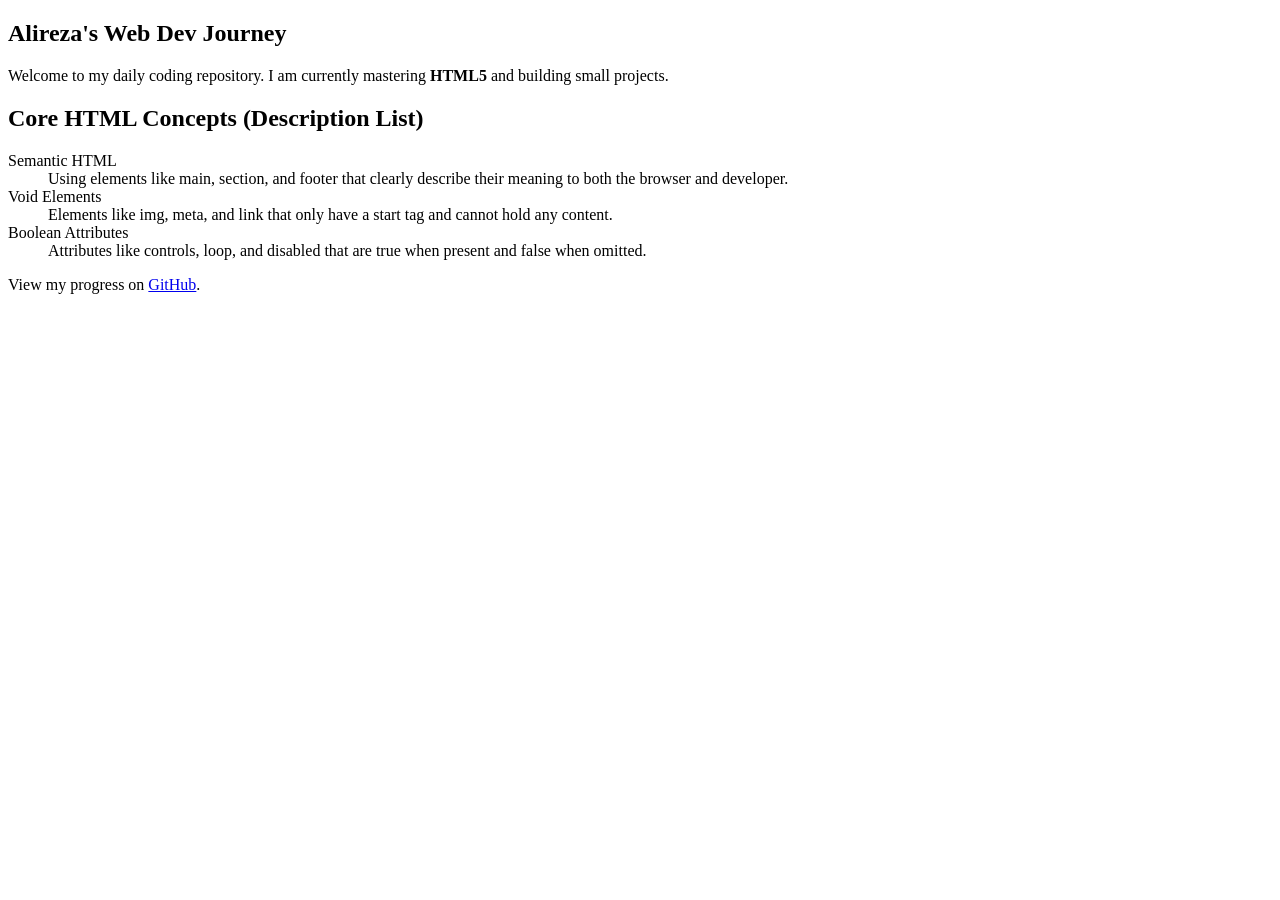
<file: 01-html-review/index.html>
<!DOCTYPE html>
<html lang="en">
  <head>
    <meta charset="UTF-8" />
    <meta name="viewport" content="width=device-width, initial-scale=1.0" />
    <meta name="description" content="My first HTML mini-project and tag reference" />
    <title>HTML Mini-Dictionary & Profile</title>
  </head>
  <body>
    <main>
      <section id="about-me">
        <h1>Alireza's Web Dev Journey</h1>
        <p>Welcome to my daily coding repository. I am currently mastering <strong>HTML5</strong> and building small projects.</p>
      </section>

      <section id="html-glossary">
        <h2>Core HTML Concepts (Description List)</h2>
        <dl>
          <dt>Semantic HTML</dt>
          <dd>Using elements like main, section, and footer that clearly describe their meaning to both the browser and developer.</dd>

          <dt>Void Elements</dt>
          <dd>Elements like img, meta, and link that only have a start tag and cannot hold any content.</dd>

          <dt>Boolean Attributes</dt>
          <dd>Attributes like controls, loop, and disabled that are true when present and false when omitted.</dd>
        </dl>
      </section>
    </main>

    <footer>
      <p>View my progress on <a href="https://github.com/alirezabaghbanicode" target="_blank">GitHub</a>.</p>
    </footer>
  </body>
</html>
</file>
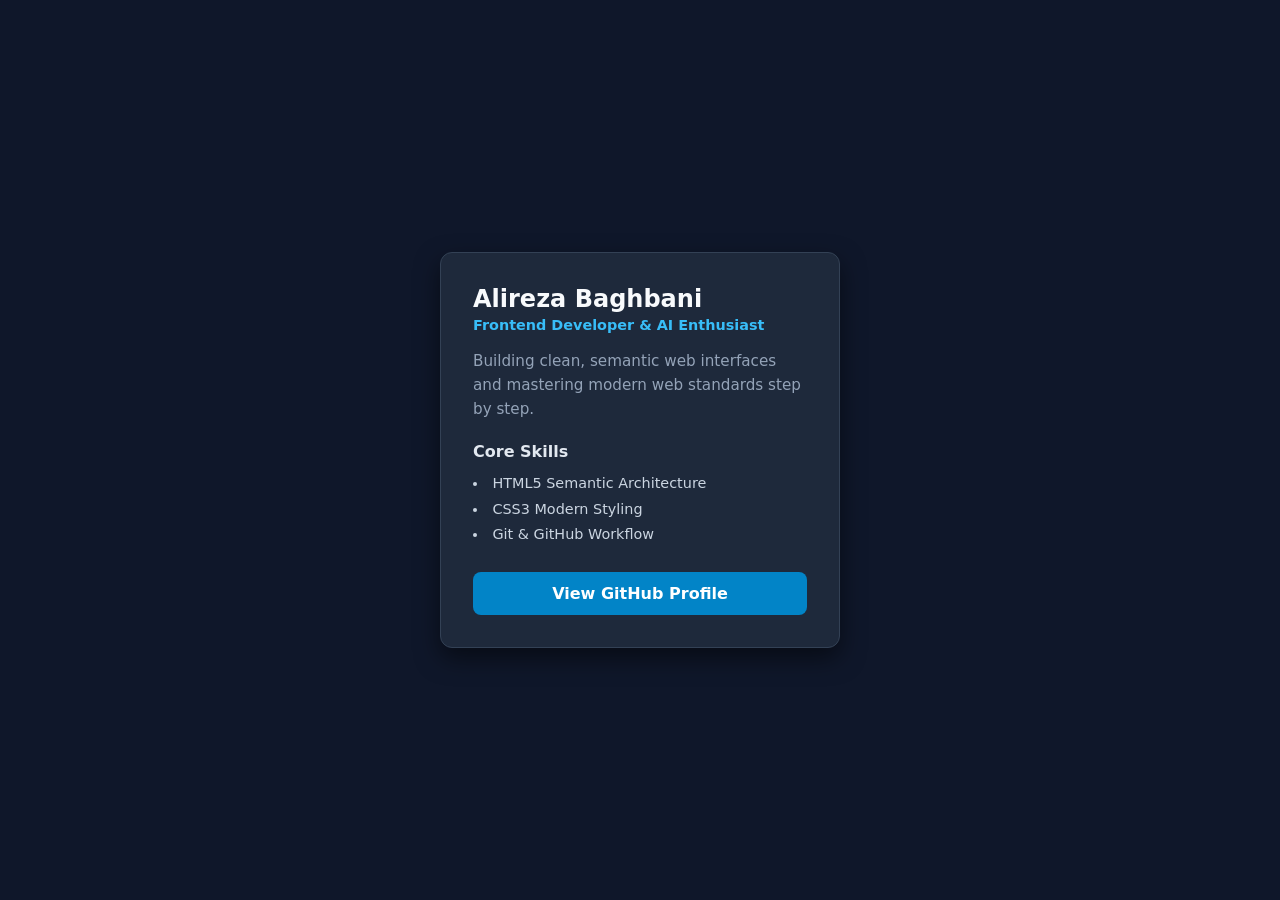
<file: 02-profile-card/index.html>
<!DOCTYPE html>
<html lang="en">
  <head>
    <meta charset="UTF-8" />
    <meta name="viewport" content="width=device-width, initial-scale=1.0" />
    <meta name="description" content="Developer Profile Card built with semantic HTML and CSS" />
    <title>Developer Profile Card</title>
    <link rel="stylesheet" href="./styles.css" />
  </head>
  <body>
    <main>
      <section class="card" id="dev-card">
        <h1>Alireza Baghbani</h1>
        <p class="role">Frontend Developer & AI Enthusiast</p>
        <p class="bio">Building clean, semantic web interfaces and mastering modern web standards step by step.</p>
        
        <h2>Core Skills</h2>
        <ul class="skills-list">
          <li>HTML5 Semantic Architecture</li>
          <li>CSS3 Modern Styling</li>
          <li>Git & GitHub Workflow</li>
        </ul>

        <a href="https://github.com/alirezabaghbanicode" target="_blank" class="btn">View GitHub Profile</a>
      </section>
    </main>
  </body>
</html>
</file>
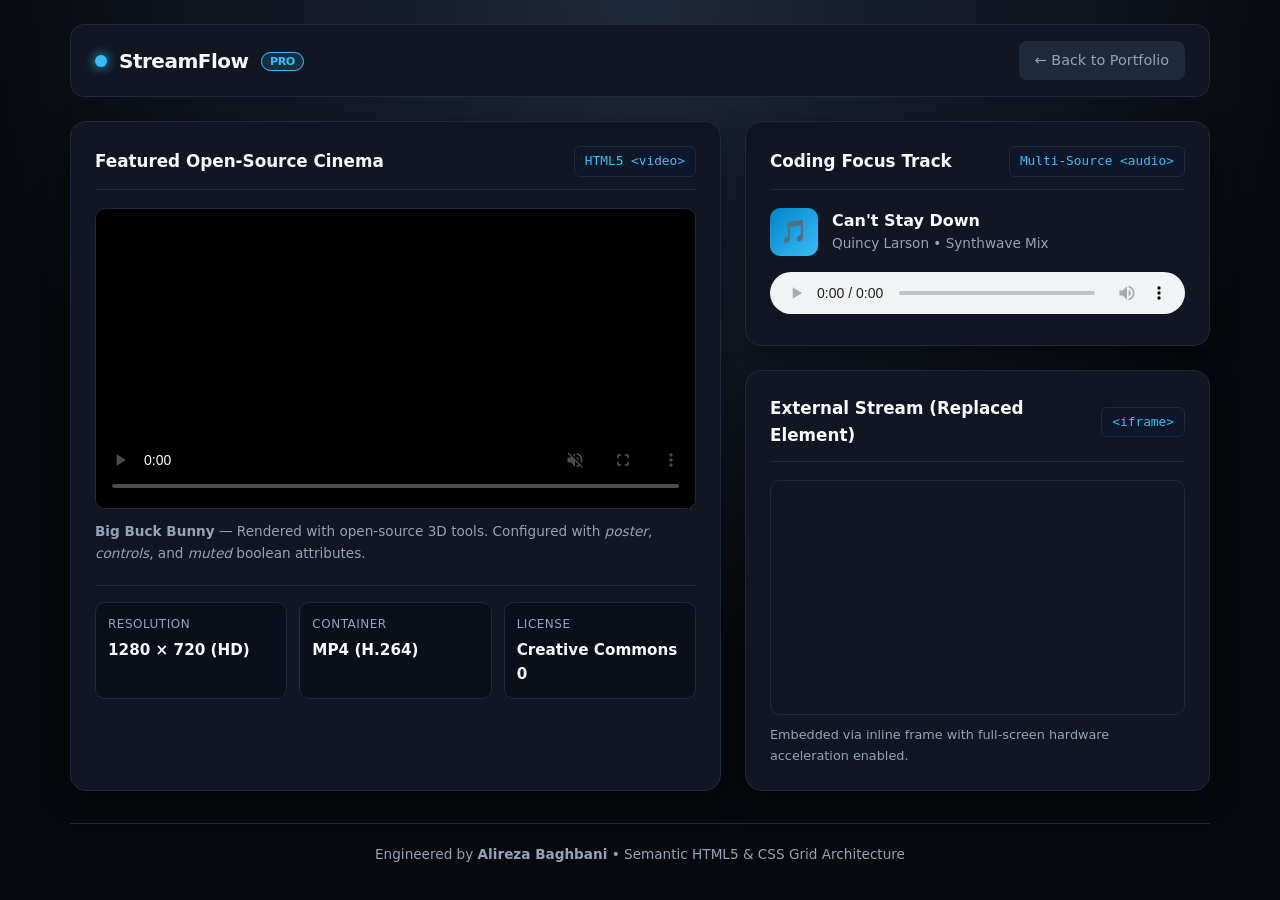
<file: 03-media-studio/index.html>
<!DOCTYPE html>
<html lang="en">
  <head>
    <meta charset="UTF-8" />
    <meta name="viewport" content="width=device-width, initial-scale=1.0" />
    <meta name="description" content="Professional HTML5 Media Studio Dashboard featuring audio, video, and iframe embeds" />
    <meta property="og:title" content="StreamFlow - Media Studio Dashboard" />
    <meta property="og:type" content="website" />
    <title>StreamFlow | Pro Media Studio</title>
    <link rel="stylesheet" href="./styles.css" />
  </head>
  <body>
    <div class="app-layout">
      <!-- Top Navigation Bar -->
      <header class="topbar">
        <div class="brand">
          <span class="logo-dot"></span>
          <h1>StreamFlow <span class="badge">PRO</span></h1>
        </div>
        <a href="../" class="nav-link">&larr; Back to Portfolio</a>
      </header>

      <main class="dashboard-grid">
        <!-- Main Featured Video Section -->
        <section class="panel featured-video" id="cinema-stage">
          <div class="panel-header">
            <h2>Featured Open-Source Cinema</h2>
            <span class="tag">HTML5 &lt;video&gt;</span>
          </div>

          <figure class="media-container">
            <video 
              controls 
              loop 
              muted 
              poster="https://peach.blender.org/wp-content/uploads/title_anouncement.jpg?x11217"
            >
              <source src="https://archive.org/download/BigBuckBunny_124/Content/big_buck_bunny_720p_surround.mp4" type="video/mp4" />
              Your browser does not support the video tag.
            </video>
            <figcaption class="caption">
              <strong>Big Buck Bunny</strong> &mdash; Rendered with open-source 3D tools. Configured with <em>poster</em>, <em>controls</em>, and <em>muted</em> boolean attributes.
            </figcaption>
          </figure>

          <!-- Technical Specs using Description List -->
          <dl class="specs-grid">
            <div class="spec-item">
              <dt>Resolution</dt>
              <dd>1280 &times; 720 (HD)</dd>
            </div>
            <div class="spec-item">
              <dt>Container</dt>
              <dd>MP4 (H.264)</dd>
            </div>
            <div class="spec-item">
              <dt>License</dt>
              <dd>Creative Commons 0</dd>
            </div>
          </dl>
        </section>

        <!-- Sidebar: Audio Track & YouTube Embed -->
        <div class="sidebar-stack">
          <!-- Audio Synth Player -->
          <section class="panel audio-deck" id="audio-player">
            <div class="panel-header">
              <h2>Coding Focus Track</h2>
              <span class="tag">Multi-Source &lt;audio&gt;</span>
            </div>

            <div class="track-info">
              <div class="album-art">🎵</div>
              <div>
                <h3>Can't Stay Down</h3>
                <p>Quincy Larson &bull; Synthwave Mix</p>
              </div>
            </div>

            <audio controls loop>
              <source src="https://cdn.freecodecamp.org/curriculum/js-music-player/can't-stay-down.ogg" type="audio/ogg" />
              <source src="https://cdn.freecodecamp.org/curriculum/js-music-player/can't-stay-down.mp3" type="audio/mpeg" />
            </audio>
          </section>

          <!-- Embedded Course via iframe -->
          <section class="panel embed-deck" id="course-embed">
            <div class="panel-header">
              <h2>External Stream (Replaced Element)</h2>
              <span class="tag">&lt;iframe&gt;</span>
            </div>

            <div class="iframe-wrapper">
              <iframe
                src="https://www.youtube.com/embed/PkZNo7MFNFg"
                title="JavaScript Programming Full Course"
                allow="accelerometer; autoplay; clipboard-write; encrypted-media; gyroscope; picture-in-picture"
                referrerpolicy="strict-origin-when-cross-origin"
                allowfullscreen
              ></iframe>
            </div>
            <p class="embed-note">Embedded via inline frame with full-screen hardware acceleration enabled.</p>
          </section>
        </div>
      </main>

      <footer class=" studio-footer">
        <p>Engineered by <strong>Alireza Baghbani</strong> &bull; Semantic HTML5 &amp; CSS Grid Architecture</p>
      </footer>
    </div>
  </body>
</html>
</file>
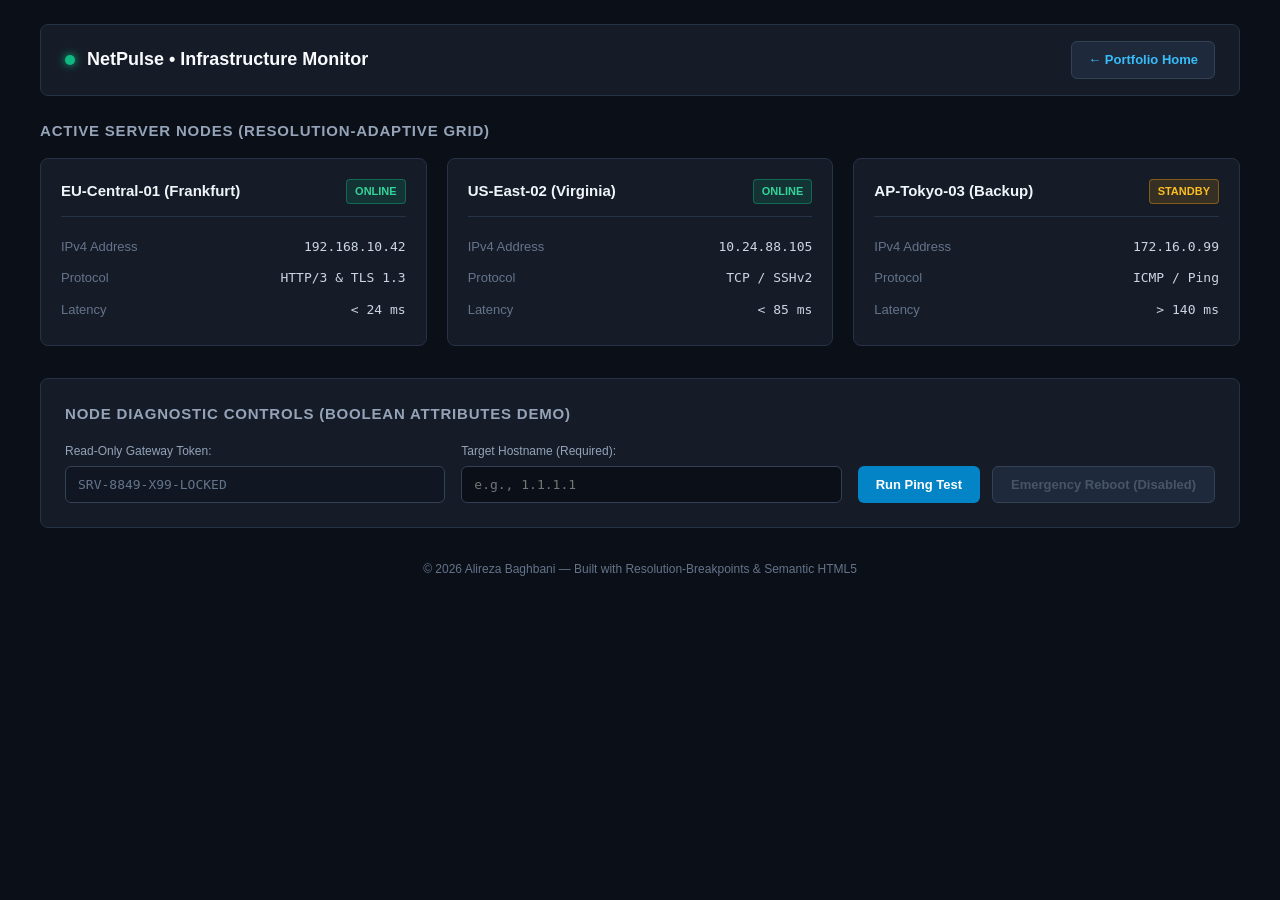
<file: 04-network-monitor/index.html>
<!DOCTYPE html>
<html lang="en">
  <head>
    <meta charset="UTF-8" />
    <meta name="viewport" content="width=device-width, initial-scale=1.0" />
    <meta name="description" content="Responsive Network & Server Status Monitor built with HTML5 and Fluid CSS Grid" />
    <title>NetPulse | Server & Network Monitor</title>
    <link rel="stylesheet" href="./styles.css" />
  </head>
  <body>
    <div class="viewport-wrapper">
      <!-- Top Header -->
      <header class="sys-header" id="top-bar">
        <div class="sys-title">
          <span class="status-indicator"></span>
          <h1>NetPulse &bull; Infrastructure Monitor</h1>
        </div>
        <a href="../" class="btn-return">&larr; Portfolio Home</a>
      </header>

      <main class="main-content">
        <!-- Responsive Server Nodes Grid (Changes columns based on resolution) -->
        <section aria-labelledby="nodes-heading">
          <h2 id="nodes-heading" class="section-title">Active Server Nodes (Resolution-Adaptive Grid)</h2>
          
          <div class="nodes-grid">
            <!-- Node 1 -->
            <div class="node-card" id="node-eu-01">
              <div class="node-header">
                <h3>EU-Central-01 (Frankfurt)</h3>
                <span class="badge online">ONLINE</span>
              </div>
              <dl class="node-metrics">
                <div class="metric-row">
                  <dt>IPv4 Address</dt>
                  <dd>192.168.10.42</dd>
                </div>
                <div class="metric-row">
                  <dt>Protocol</dt>
                  <dd>HTTP/3 &amp; TLS 1.3</dd>
                </div>
                <div class="metric-row">
                  <dt>Latency</dt>
                  <dd>&lt; 24 ms</dd>
                </div>
              </dl>
            </div>

            <!-- Node 2 -->
            <div class="node-card" id="node-us-02">
              <div class="node-header">
                <h3>US-East-02 (Virginia)</h3>
                <span class="badge online">ONLINE</span>
              </div>
              <dl class="node-metrics">
                <div class="metric-row">
                  <dt>IPv4 Address</dt>
                  <dd>10.24.88.105</dd>
                </div>
                <div class="metric-row">
                  <dt>Protocol</dt>
                  <dd>TCP / SSHv2</dd>
                </div>
                <div class="metric-row">
                  <dt>Latency</dt>
                  <dd>&lt; 85 ms</dd>
                </div>
              </dl>
            </div>

            <!-- Node 3 -->
            <div class="node-card" id="node-ap-03">
              <div class="node-header">
                <h3>AP-Tokyo-03 (Backup)</h3>
                <span class="badge standby">STANDBY</span>
              </div>
              <dl class="node-metrics">
                <div class="metric-row">
                  <dt>IPv4 Address</dt>
                  <dd>172.16.0.99</dd>
                </div>
                <div class="metric-row">
                  <dt>Protocol</dt>
                  <dd>ICMP / Ping</dd>
                </div>
                <div class="metric-row">
                  <dt>Latency</dt>
                  <dd>&gt; 140 ms</dd>
                </div>
              </dl>
            </div>
          </div>
        </section>

        <!-- Control Panel demonstrating Boolean Attributes -->
        <section class="control-panel" id="terminal-controls">
          <h2 class="section-title">Node Diagnostic Controls (Boolean Attributes Demo)</h2>
          <div class="controls-grid">
            <div class="control-group">
              <label for="server-key">Read-Only Gateway Token:</label>
              <input type="text" id="server-key" value="SRV-8849-X99-LOCKED" readonly />
            </div>

            <div class="control-group">
              <label for="ping-target">Target Hostname (Required):</label>
              <input type="text" id="ping-target" placeholder="e.g., 1.1.1.1" required />
            </div>

            <div class="button-group">
              <button type="button" class="btn-action">Run Ping Test</button>
              <button type="button" class="btn-danger" disabled>Emergency Reboot (Disabled)</button>
            </div>
          </div>
        </section>
      </main>

      <footer class="sys-footer">
        <p>&copy; 2026 Alireza Baghbani &mdash; Built with Resolution-Breakpoints &amp; Semantic HTML5</p>
      </footer>
    </div>
  </body>
</html>
</file>
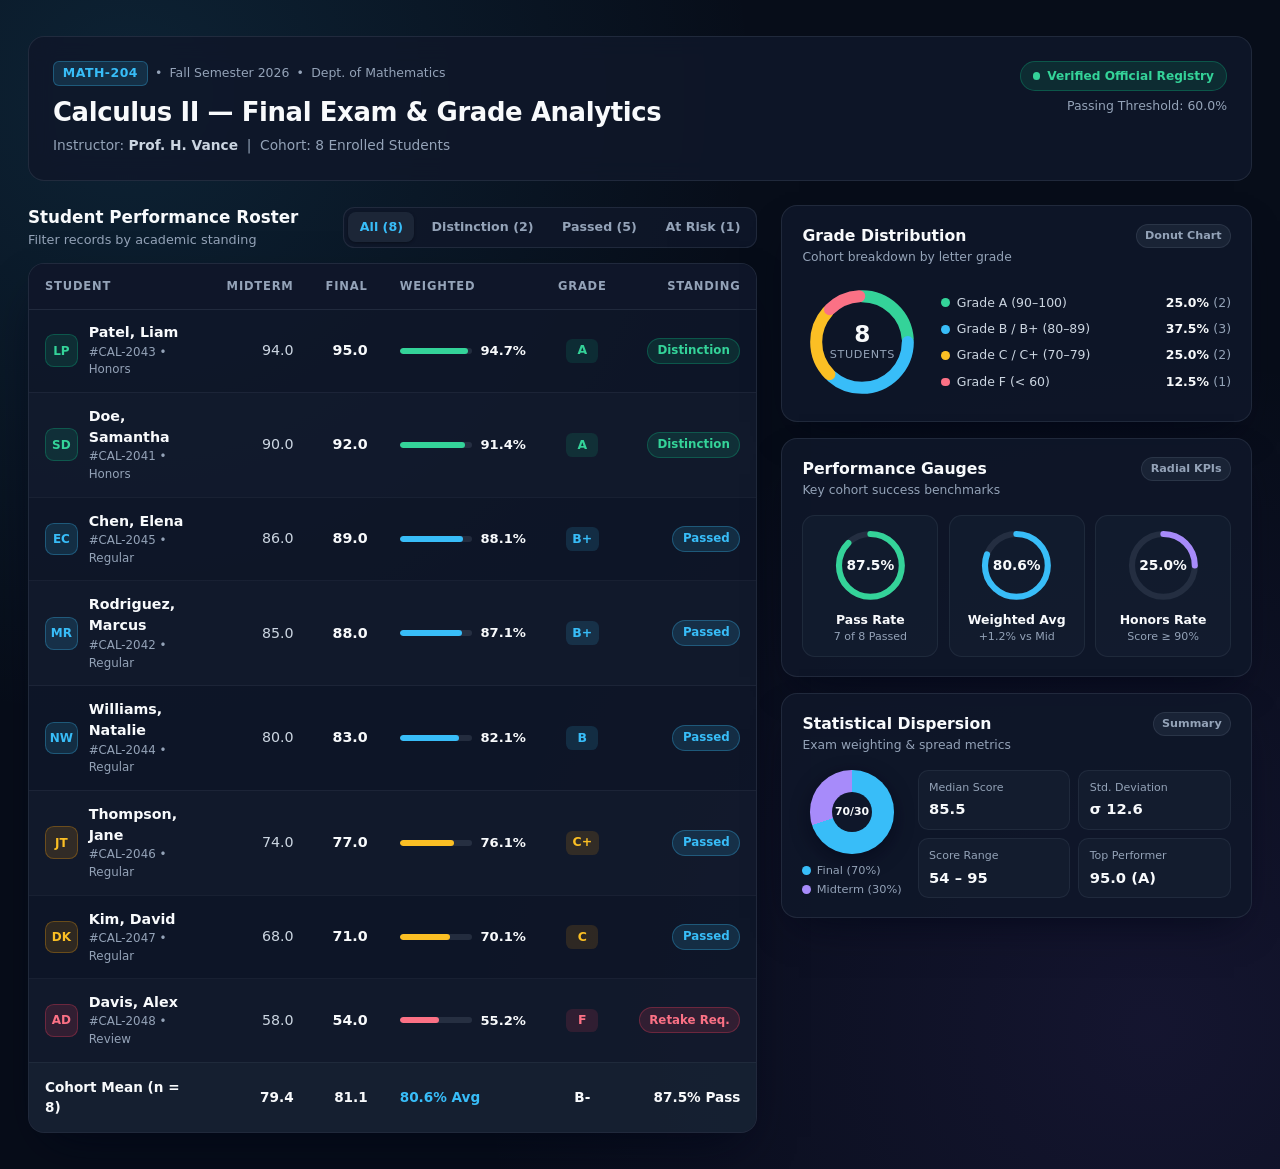
<file: 08-grade-analytics/index.html>
<!doctype html>
<html lang="en">
  <head>
    <meta charset="UTF-8" />
    <meta name="viewport" content="width=device-width, initial-scale=1.0" />
    <title>MATH-204 | Calculus II Final Exam Analytics</title>
    <link rel="stylesheet" href="styles.css" />
  </head>
  <body>
    <main class="dashboard">
      <!-- Top Institutional Report Header -->
      <header class="report-header animate-in" style="--delay: 0ms">
        <div class="header-main">
          <div class="course-meta">
            <span class="course-code">MATH-204</span>
            <span class="meta-dot">•</span>
            <span>Fall Semester 2026</span>
            <span class="meta-dot">•</span>
            <span>Dept. of Mathematics</span>
          </div>
          <h1>Calculus II — Final Exam &amp; Grade Analytics</h1>
          <p class="subtitle">
            Instructor: <strong>Prof. H. Vance</strong> &nbsp;|&nbsp; Cohort: 8
            Enrolled Students
          </p>
        </div>
        <div class="header-status">
          <span class="status-pill">
            <span class="pulse-dot" aria-hidden="true"></span>
            Verified Official Registry
          </span>
          <span class="updated-time">Passing Threshold: 60.0%</span>
        </div>
      </header>

      <!-- Main Two-Column Workspace: Left = Data Table, Right = Circular Analytics -->
      <div class="workspace-grid">
        <!-- LEFT COLUMN: Filterable Student Roster -->
        <section
          class="roster-column animate-in"
          style="--delay: 90ms"
          aria-label="Student Grade Roster"
        >
          <input
            type="radio"
            name="roster-filter"
            id="filter-all"
            class="sr-only"
            checked
          />
          <input
            type="radio"
            name="roster-filter"
            id="filter-distinction"
            class="sr-only"
          />
          <input
            type="radio"
            name="roster-filter"
            id="filter-passed"
            class="sr-only"
          />
          <input
            type="radio"
            name="roster-filter"
            id="filter-risk"
            class="sr-only"
          />

          <div class="toolbar">
            <div class="toolbar-title">
              <h2>Student Performance Roster</h2>
              <p>Filter records by academic standing</p>
            </div>

            <div class="filter-tabs" role="group" aria-label="Filter students">
              <label for="filter-all">All (8)</label>
              <label for="filter-distinction">Distinction (2)</label>
              <label for="filter-passed">Passed (5)</label>
              <label for="filter-risk">At Risk (1)</label>
            </div>
          </div>

          <div class="table-card">
            <div class="table-scroll">
              <table>
                <thead>
                  <tr>
                    <th scope="col">Student</th>
                    <th scope="col" class="num">Midterm</th>
                    <th scope="col" class="num">Final</th>
                    <th scope="col">Weighted</th>
                    <th scope="col" class="center">Grade</th>
                    <th scope="col" class="right">Standing</th>
                  </tr>
                </thead>
                <tbody>
                  <tr data-standing="distinction">
                    <td>
                      <div class="student-cell">
                        <span class="avatar avatar-emerald" aria-hidden="true"
                          >LP</span
                        >
                        <div>
                          <div class="student-name">Patel, Liam</div>
                          <div class="student-id">#CAL-2043 • Honors</div>
                        </div>
                      </div>
                    </td>
                    <td class="num">94.0</td>
                    <td class="num strong-num">95.0</td>
                    <td>
                      <div class="progress-wrap">
                        <div class="progress-track" aria-hidden="true">
                          <span
                            class="progress-fill fill-emerald"
                            style="--score: 94.7%"
                          ></span>
                        </div>
                        <span class="progress-val">94.7%</span>
                      </div>
                    </td>
                    <td class="center">
                      <span class="letter-badge letter-a">A</span>
                    </td>
                    <td class="right">
                      <span class="standing-pill standing-distinction"
                        >Distinction</span
                      >
                    </td>
                  </tr>

                  <tr data-standing="distinction">
                    <td>
                      <div class="student-cell">
                        <span class="avatar avatar-emerald" aria-hidden="true"
                          >SD</span
                        >
                        <div>
                          <div class="student-name">Doe, Samantha</div>
                          <div class="student-id">#CAL-2041 • Honors</div>
                        </div>
                      </div>
                    </td>
                    <td class="num">90.0</td>
                    <td class="num strong-num">92.0</td>
                    <td>
                      <div class="progress-wrap">
                        <div class="progress-track" aria-hidden="true">
                          <span
                            class="progress-fill fill-emerald"
                            style="--score: 91.4%"
                          ></span>
                        </div>
                        <span class="progress-val">91.4%</span>
                      </div>
                    </td>
                    <td class="center">
                      <span class="letter-badge letter-a">A</span>
                    </td>
                    <td class="right">
                      <span class="standing-pill standing-distinction"
                        >Distinction</span
                      >
                    </td>
                  </tr>

                  <tr data-standing="passed">
                    <td>
                      <div class="student-cell">
                        <span class="avatar avatar-sky" aria-hidden="true"
                          >EC</span
                        >
                        <div>
                          <div class="student-name">Chen, Elena</div>
                          <div class="student-id">#CAL-2045 • Regular</div>
                        </div>
                      </div>
                    </td>
                    <td class="num">86.0</td>
                    <td class="num strong-num">89.0</td>
                    <td>
                      <div class="progress-wrap">
                        <div class="progress-track" aria-hidden="true">
                          <span
                            class="progress-fill fill-sky"
                            style="--score: 88.1%"
                          ></span>
                        </div>
                        <span class="progress-val">88.1%</span>
                      </div>
                    </td>
                    <td class="center">
                      <span class="letter-badge letter-b">B+</span>
                    </td>
                    <td class="right">
                      <span class="standing-pill standing-passed">Passed</span>
                    </td>
                  </tr>

                  <tr data-standing="passed">
                    <td>
                      <div class="student-cell">
                        <span class="avatar avatar-sky" aria-hidden="true"
                          >MR</span
                        >
                        <div>
                          <div class="student-name">Rodriguez, Marcus</div>
                          <div class="student-id">#CAL-2042 • Regular</div>
                        </div>
                      </div>
                    </td>
                    <td class="num">85.0</td>
                    <td class="num strong-num">88.0</td>
                    <td>
                      <div class="progress-wrap">
                        <div class="progress-track" aria-hidden="true">
                          <span
                            class="progress-fill fill-sky"
                            style="--score: 87.1%"
                          ></span>
                        </div>
                        <span class="progress-val">87.1%</span>
                      </div>
                    </td>
                    <td class="center">
                      <span class="letter-badge letter-b">B+</span>
                    </td>
                    <td class="right">
                      <span class="standing-pill standing-passed">Passed</span>
                    </td>
                  </tr>

                  <tr data-standing="passed">
                    <td>
                      <div class="student-cell">
                        <span class="avatar avatar-sky" aria-hidden="true"
                          >NW</span
                        >
                        <div>
                          <div class="student-name">Williams, Natalie</div>
                          <div class="student-id">#CAL-2044 • Regular</div>
                        </div>
                      </div>
                    </td>
                    <td class="num">80.0</td>
                    <td class="num strong-num">83.0</td>
                    <td>
                      <div class="progress-wrap">
                        <div class="progress-track" aria-hidden="true">
                          <span
                            class="progress-fill fill-sky"
                            style="--score: 82.1%"
                          ></span>
                        </div>
                        <span class="progress-val">82.1%</span>
                      </div>
                    </td>
                    <td class="center">
                      <span class="letter-badge letter-b">B</span>
                    </td>
                    <td class="right">
                      <span class="standing-pill standing-passed">Passed</span>
                    </td>
                  </tr>

                  <tr data-standing="passed">
                    <td>
                      <div class="student-cell">
                        <span class="avatar avatar-amber" aria-hidden="true"
                          >JT</span
                        >
                        <div>
                          <div class="student-name">Thompson, Jane</div>
                          <div class="student-id">#CAL-2046 • Regular</div>
                        </div>
                      </div>
                    </td>
                    <td class="num">74.0</td>
                    <td class="num strong-num">77.0</td>
                    <td>
                      <div class="progress-wrap">
                        <div class="progress-track" aria-hidden="true">
                          <span
                            class="progress-fill fill-amber"
                            style="--score: 76.1%"
                          ></span>
                        </div>
                        <span class="progress-val">76.1%</span>
                      </div>
                    </td>
                    <td class="center">
                      <span class="letter-badge letter-c">C+</span>
                    </td>
                    <td class="right">
                      <span class="standing-pill standing-passed">Passed</span>
                    </td>
                  </tr>

                  <tr data-standing="passed">
                    <td>
                      <div class="student-cell">
                        <span class="avatar avatar-amber" aria-hidden="true"
                          >DK</span
                        >
                        <div>
                          <div class="student-name">Kim, David</div>
                          <div class="student-id">#CAL-2047 • Regular</div>
                        </div>
                      </div>
                    </td>
                    <td class="num">68.0</td>
                    <td class="num strong-num">71.0</td>
                    <td>
                      <div class="progress-wrap">
                        <div class="progress-track" aria-hidden="true">
                          <span
                            class="progress-fill fill-amber"
                            style="--score: 70.1%"
                          ></span>
                        </div>
                        <span class="progress-val">70.1%</span>
                      </div>
                    </td>
                    <td class="center">
                      <span class="letter-badge letter-c">C</span>
                    </td>
                    <td class="right">
                      <span class="standing-pill standing-passed">Passed</span>
                    </td>
                  </tr>

                  <tr data-standing="risk">
                    <td>
                      <div class="student-cell">
                        <span class="avatar avatar-rose" aria-hidden="true"
                          >AD</span
                        >
                        <div>
                          <div class="student-name">Davis, Alex</div>
                          <div class="student-id">#CAL-2048 • Review</div>
                        </div>
                      </div>
                    </td>
                    <td class="num">58.0</td>
                    <td class="num strong-num">54.0</td>
                    <td>
                      <div class="progress-wrap">
                        <div class="progress-track" aria-hidden="true">
                          <span
                            class="progress-fill fill-rose"
                            style="--score: 55.2%"
                          ></span>
                        </div>
                        <span class="progress-val">55.2%</span>
                      </div>
                    </td>
                    <td class="center">
                      <span class="letter-badge letter-f">F</span>
                    </td>
                    <td class="right">
                      <span class="standing-pill standing-risk"
                        >Retake Req.</span
                      >
                    </td>
                  </tr>
                </tbody>
                <tfoot>
                  <tr>
                    <th scope="row">Cohort Mean (n = 8)</th>
                    <td class="num">79.4</td>
                    <td class="num">81.1</td>
                    <td>
                      <span class="foot-highlight">80.6% Avg</span>
                    </td>
                    <td class="center">B-</td>
                    <td class="right">87.5% Pass</td>
                  </tr>
                </tfoot>
              </table>
            </div>
          </div>
        </section>

        <!-- RIGHT COLUMN: Circular Analytics & Statistical Panel -->
        <aside
          class="analytics-sidebar"
          aria-label="Circular Statistical Overview"
        >
          <!-- 1. Multi-Segment Animated Donut Chart -->
          <section class="panel-card animate-in" style="--delay: 160ms">
            <div class="panel-head">
              <div>
                <h2>Grade Distribution</h2>
                <p>Cohort breakdown by letter grade</p>
              </div>
              <span class="panel-badge">Donut Chart</span>
            </div>

            <div class="donut-layout">
              <div class="donut-box">
                <svg
                  class="donut-svg"
                  viewBox="0 0 110 110"
                  role="img"
                  aria-label="Donut chart: 25% Grade A, 37.5% Grade B, 25% Grade C, 12.5% Grade F"
                >
                  <circle class="donut-track" cx="55" cy="55" r="42" />
                  <!-- Grade A: 25% -> 65.97 arc (63 visible + 3 gap) -->
                  <circle
                    class="donut-seg seg-emerald"
                    cx="55"
                    cy="55"
                    r="42"
                    style="--dash: 63; --offset: 0; --seg-delay: 250ms"
                  />
                  <!-- Grade B/B+: 37.5% -> 98.96 arc (96 visible + 3 gap) -->
                  <circle
                    class="donut-seg seg-sky"
                    cx="55"
                    cy="55"
                    r="42"
                    style="--dash: 96; --offset: -65.97; --seg-delay: 400ms"
                  />
                  <!-- Grade C/C+: 25% -> 65.97 arc (63 visible + 3 gap) -->
                  <circle
                    class="donut-seg seg-amber"
                    cx="55"
                    cy="55"
                    r="42"
                    style="--dash: 63; --offset: -164.93; --seg-delay: 550ms"
                  />
                  <!-- Grade F: 12.5% -> 32.99 arc (30 visible + 3 gap) -->
                  <circle
                    class="donut-seg seg-rose"
                    cx="55"
                    cy="55"
                    r="42"
                    style="--dash: 30; --offset: -230.9; --seg-delay: 700ms"
                  />
                </svg>
                <div class="donut-center">
                  <strong>8</strong>
                  <span>Students</span>
                </div>
              </div>

              <ul class="donut-legend">
                <li>
                  <span class="leg-left">
                    <span class="dot dot-emerald"></span>
                    <span>Grade A (90–100)</span>
                  </span>
                  <strong>25.0% <em>(2)</em></strong>
                </li>
                <li>
                  <span class="leg-left">
                    <span class="dot dot-sky"></span>
                    <span>Grade B / B+ (80–89)</span>
                  </span>
                  <strong>37.5% <em>(3)</em></strong>
                </li>
                <li>
                  <span class="leg-left">
                    <span class="dot dot-amber"></span>
                    <span>Grade C / C+ (70–79)</span>
                  </span>
                  <strong>25.0% <em>(2)</em></strong>
                </li>
                <li>
                  <span class="leg-left">
                    <span class="dot dot-rose"></span>
                    <span>Grade F (&lt; 60)</span>
                  </span>
                  <strong>12.5% <em>(1)</em></strong>
                </li>
              </ul>
            </div>
          </section>

          <!-- 2. Circular Radial Progress Gauges (3 Key Rates) -->
          <section class="panel-card animate-in" style="--delay: 260ms">
            <div class="panel-head">
              <div>
                <h2>Performance Gauges</h2>
                <p>Key cohort success benchmarks</p>
              </div>
              <span class="panel-badge">Radial KPIs</span>
            </div>

            <div class="rings-grid">
              <!-- Pass Rate: 87.5% -> C=226.19, offset=28.27 -->
              <div class="ring-item">
                <div class="ring-box">
                  <svg class="ring-svg" viewBox="0 0 88 88" aria-hidden="true">
                    <circle class="ring-track" cx="44" cy="44" r="36" />
                    <circle
                      class="ring-fill ring-emerald"
                      cx="44"
                      cy="44"
                      r="36"
                      style="--target-offset: 28.27; --ring-delay: 350ms"
                    />
                  </svg>
                  <span class="ring-val">87.5%</span>
                </div>
                <strong class="ring-title">Pass Rate</strong>
                <span class="ring-sub">7 of 8 Passed</span>
              </div>

              <!-- Weighted Avg: 80.6% -> C=226.19, offset=43.88 -->
              <div class="ring-item">
                <div class="ring-box">
                  <svg class="ring-svg" viewBox="0 0 88 88" aria-hidden="true">
                    <circle class="ring-track" cx="44" cy="44" r="36" />
                    <circle
                      class="ring-fill ring-sky"
                      cx="44"
                      cy="44"
                      r="36"
                      style="--target-offset: 43.88; --ring-delay: 500ms"
                    />
                  </svg>
                  <span class="ring-val">80.6%</span>
                </div>
                <strong class="ring-title">Weighted Avg</strong>
                <span class="ring-sub">+1.2% vs Mid</span>
              </div>

              <!-- Distinction Rate: 25.0% -> C=226.19, offset=169.64 -->
              <div class="ring-item">
                <div class="ring-box">
                  <svg class="ring-svg" viewBox="0 0 88 88" aria-hidden="true">
                    <circle class="ring-track" cx="44" cy="44" r="36" />
                    <circle
                      class="ring-fill ring-violet"
                      cx="44"
                      cy="44"
                      r="36"
                      style="--target-offset: 169.64; --ring-delay: 650ms"
                    />
                  </svg>
                  <span class="ring-val">25.0%</span>
                </div>
                <strong class="ring-title">Honors Rate</strong>
                <span class="ring-sub">Score ≥ 90%</span>
              </div>
            </div>
          </section>

          <!-- 3. Exam Weight Pie & Dispersion Statistics -->
          <section class="panel-card animate-in" style="--delay: 360ms">
            <div class="panel-head">
              <div>
                <h2>Statistical Dispersion</h2>
                <p>Exam weighting &amp; spread metrics</p>
              </div>
              <span class="panel-badge">Summary</span>
            </div>

            <div class="stats-split">
              <!-- Conic Pie Chart for 30% Midterm / 70% Final -->
              <div class="pie-block">
                <div
                  class="conic-pie"
                  role="img"
                  aria-label="Exam weight split: 70% Final Exam, 30% Midterm"
                >
                  <span class="pie-hole">70/30</span>
                </div>
                <div class="pie-labels">
                  <span><i class="dot dot-sky"></i> Final (70%)</span>
                  <span><i class="dot dot-violet"></i> Midterm (30%)</span>
                </div>
              </div>

              <!-- 2x2 Statistical Metrics Grid -->
              <div class="mini-stats-grid">
                <div class="mini-stat">
                  <span>Median Score</span>
                  <strong>85.5</strong>
                </div>
                <div class="mini-stat">
                  <span>Std. Deviation</span>
                  <strong>&sigma; 12.6</strong>
                </div>
                <div class="mini-stat">
                  <span>Score Range</span>
                  <strong>54 – 95</strong>
                </div>
                <div class="mini-stat">
                  <span>Top Performer</span>
                  <strong>95.0 (A)</strong>
                </div>
              </div>
            </div>
          </section>
        </aside>
      </div>
    </main>
  </body>
</html>
</file>
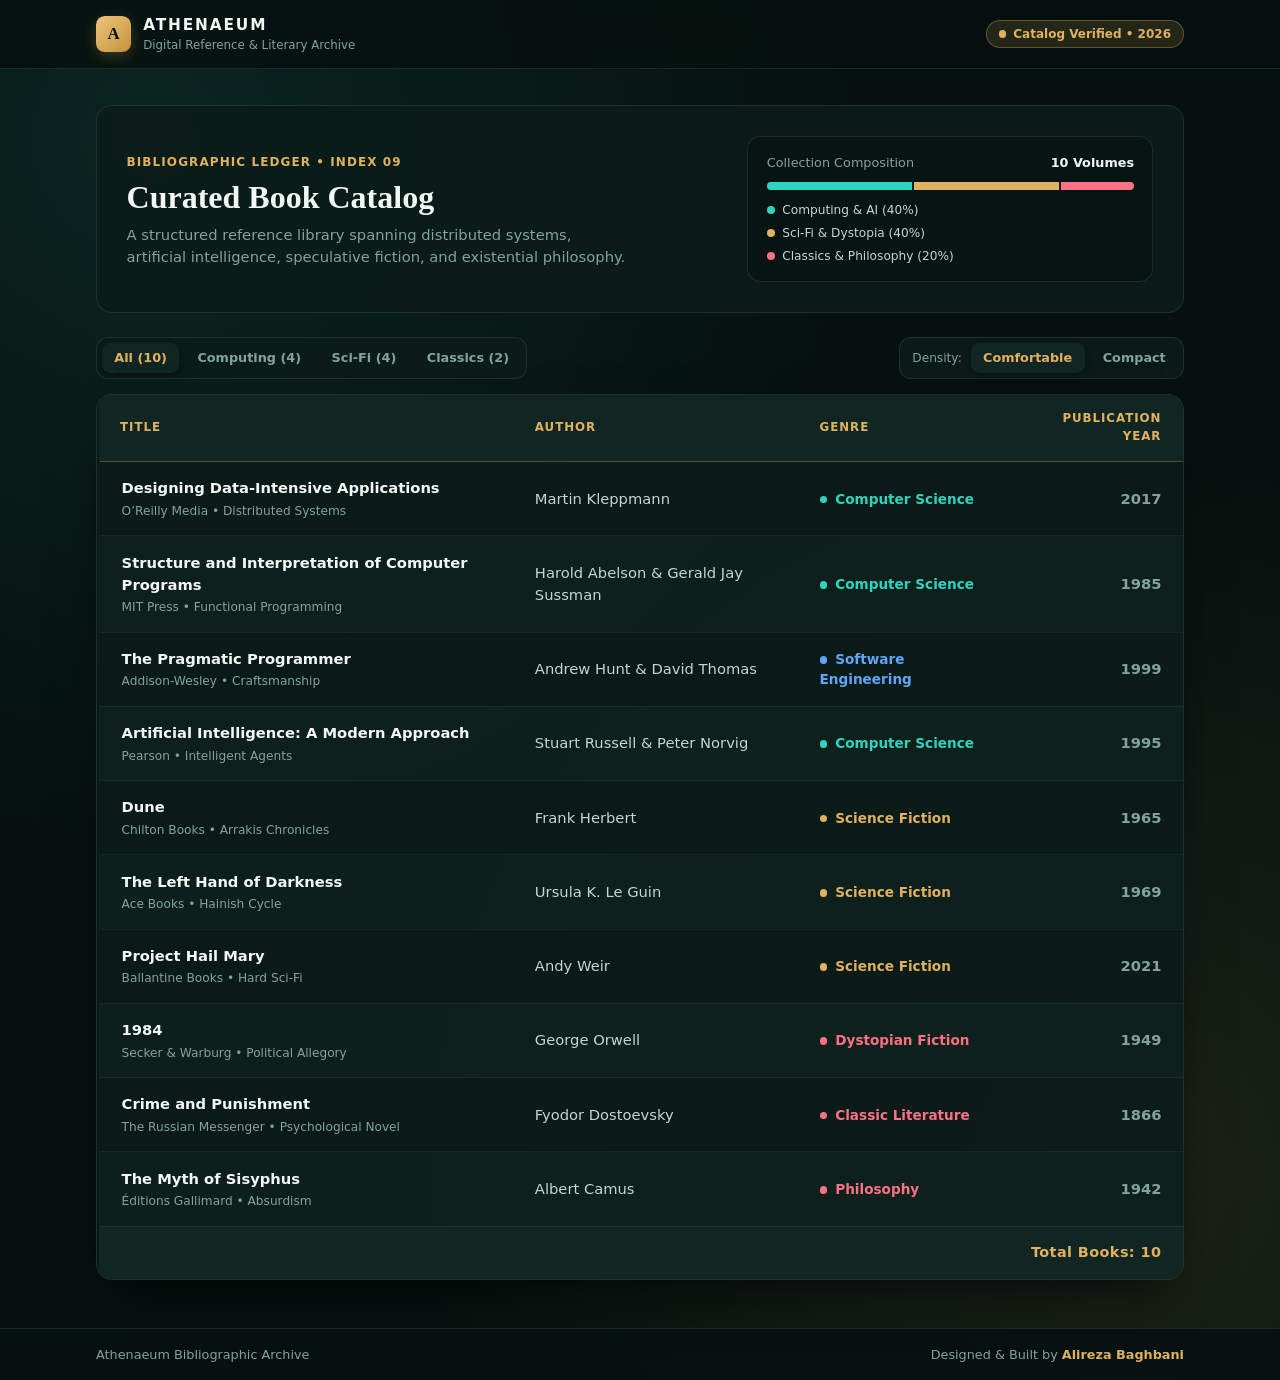
<file: 09-book-catalog/index.html>
<!doctype html>
<html lang="en">
  <head>
    <meta charset="UTF-8" />
    <meta name="viewport" content="width=device-width, initial-scale=1.0" />
    <meta name="author" content="Alireza Baghbani" />
    <title>Athenaeum — Curated Book Catalog</title>
    <link rel="stylesheet" href="styles.css" />
  </head>
  <body>
    <!-- Top Institutional Bar -->
    <header class="masthead">
      <div class="masthead-inner">
        <div class="brand">
          <span class="brand-emblem" aria-hidden="true">A</span>
          <div>
            <span class="brand-title">ATHENAEUM</span>
            <span class="brand-tagline"
              >Digital Reference &amp; Literary Archive</span
            >
          </div>
        </div>

        <div class="masthead-status">
          <span class="status-badge">
            <span class="status-dot" aria-hidden="true"></span>
            Catalog Verified • 2026
          </span>
        </div>
      </div>
    </header>

    <main class="container">
      <!-- Overview & Collection Breakdown Card -->
      <section class="overview-card">
        <div class="overview-main">
          <span class="kicker">Bibliographic Ledger • Index 09</span>
          <h1>Curated Book Catalog</h1>
          <p>
            A structured reference library spanning distributed systems,
            artificial intelligence, speculative fiction, and existential
            philosophy.
          </p>
        </div>

        <div
          class="collection-mix"
          aria-label="Collection Subject Distribution"
        >
          <div class="mix-header">
            <span>Collection Composition</span>
            <strong>10 Volumes</strong>
          </div>
          <div
            class="mix-bar"
            role="img"
            aria-label="40% Computing, 40% Sci-Fi, 20% Classics"
          >
            <span class="mix-cs" style="width: 40%"></span>
            <span class="mix-scifi" style="width: 40%"></span>
            <span class="mix-classic" style="width: 20%"></span>
          </div>
          <ul class="mix-legend">
            <li><i class="dot dot-teal"></i> Computing &amp; AI (40%)</li>
            <li><i class="dot dot-brass"></i> Sci-Fi &amp; Dystopia (40%)</li>
            <li>
              <i class="dot dot-coral"></i> Classics &amp; Philosophy (20%)
            </li>
          </ul>
        </div>
      </section>

      <!-- Interactive Pure-CSS Controls & Book Table -->
      <section class="catalog-block" aria-label="Book Catalog Table">
        <!-- Genre Filter Radios -->
        <input type="radio" name="genre" id="g-all" class="sr-only" checked />
        <input type="radio" name="genre" id="g-cs" class="sr-only" />
        <input type="radio" name="genre" id="g-scifi" class="sr-only" />
        <input type="radio" name="genre" id="g-classic" class="sr-only" />

        <!-- Row Density Radios -->
        <input
          type="radio"
          name="density"
          id="view-comfy"
          class="sr-only"
          checked
        />
        <input type="radio" name="density" id="view-compact" class="sr-only" />

        <div class="controls-bar">
          <div class="filter-group" role="group" aria-label="Filter by subject">
            <label for="g-all">All (10)</label>
            <label for="g-cs">Computing (4)</label>
            <label for="g-scifi">Sci-Fi (4)</label>
            <label for="g-classic">Classics (2)</label>
          </div>

          <div
            class="density-group"
            role="group"
            aria-label="Table row density"
          >
            <span class="density-label">Density:</span>
            <label for="view-comfy">Comfortable</label>
            <label for="view-compact">Compact</label>
          </div>
        </div>

        <div class="table-frame">
          <div class="table-scroll">
            <table>
              <thead>
                <tr>
                  <th>Title</th>
                  <th>Author</th>
                  <th>Genre</th>
                  <th>Publication Year</th>
                </tr>
              </thead>
              <tbody>
                <tr data-group="cs">
                  <td data-sub="O’Reilly Media • Distributed Systems">
                    Designing Data-Intensive Applications
                  </td>
                  <td>Martin Kleppmann</td>
                  <td data-genre="cs">Computer Science</td>
                  <td>2017</td>
                </tr>
                <tr data-group="cs">
                  <td data-sub="MIT Press • Functional Programming">
                    Structure and Interpretation of Computer Programs
                  </td>
                  <td>Harold Abelson &amp; Gerald Jay Sussman</td>
                  <td data-genre="cs">Computer Science</td>
                  <td>1985</td>
                </tr>
                <tr data-group="cs">
                  <td data-sub="Addison-Wesley • Craftsmanship">
                    The Pragmatic Programmer
                  </td>
                  <td>Andrew Hunt &amp; David Thomas</td>
                  <td data-genre="se">Software Engineering</td>
                  <td>1999</td>
                </tr>
                <tr data-group="cs">
                  <td data-sub="Pearson • Intelligent Agents">
                    Artificial Intelligence: A Modern Approach
                  </td>
                  <td>Stuart Russell &amp; Peter Norvig</td>
                  <td data-genre="cs">Computer Science</td>
                  <td>1995</td>
                </tr>
                <tr data-group="scifi">
                  <td data-sub="Chilton Books • Arrakis Chronicles">Dune</td>
                  <td>Frank Herbert</td>
                  <td data-genre="scifi">Science Fiction</td>
                  <td>1965</td>
                </tr>
                <tr data-group="scifi">
                  <td data-sub="Ace Books • Hainish Cycle">
                    The Left Hand of Darkness
                  </td>
                  <td>Ursula K. Le Guin</td>
                  <td data-genre="scifi">Science Fiction</td>
                  <td>1969</td>
                </tr>
                <tr data-group="scifi">
                  <td data-sub="Ballantine Books • Hard Sci-Fi">
                    Project Hail Mary
                  </td>
                  <td>Andy Weir</td>
                  <td data-genre="scifi">Science Fiction</td>
                  <td>2021</td>
                </tr>
                <tr data-group="scifi">
                  <td data-sub="Secker &amp; Warburg • Political Allegory">
                    1984
                  </td>
                  <td>George Orwell</td>
                  <td data-genre="dystopia">Dystopian Fiction</td>
                  <td>1949</td>
                </tr>
                <tr data-group="classic">
                  <td data-sub="The Russian Messenger • Psychological Novel">
                    Crime and Punishment
                  </td>
                  <td>Fyodor Dostoevsky</td>
                  <td data-genre="classic">Classic Literature</td>
                  <td>1866</td>
                </tr>
                <tr data-group="classic">
                  <td data-sub="Éditions Gallimard • Absurdism">
                    The Myth of Sisyphus
                  </td>
                  <td>Albert Camus</td>
                  <td data-genre="phil">Philosophy</td>
                  <td>1942</td>
                </tr>
              </tbody>
              <tfoot>
                <tr>
                  <td colspan="4">Total Books: 10</td>
                </tr>
              </tfoot>
            </table>
          </div>
        </div>
      </section>
    </main>
    <!-- Developer Attribution Footer -->
    <footer class="site-footer">
      <div class="footer-inner">
        <span>Athenaeum Bibliographic Archive</span>
        <span>
          Designed &amp; Built by
          <a
            href="https://github.com/alirezabaghbanicode/My-small-projects"
            target="_blank"
            rel="noopener noreferrer"
            >Alireza Baghbani</a
          >
        </span>
      </div>
    </footer>
  </body>
</html>
</file>
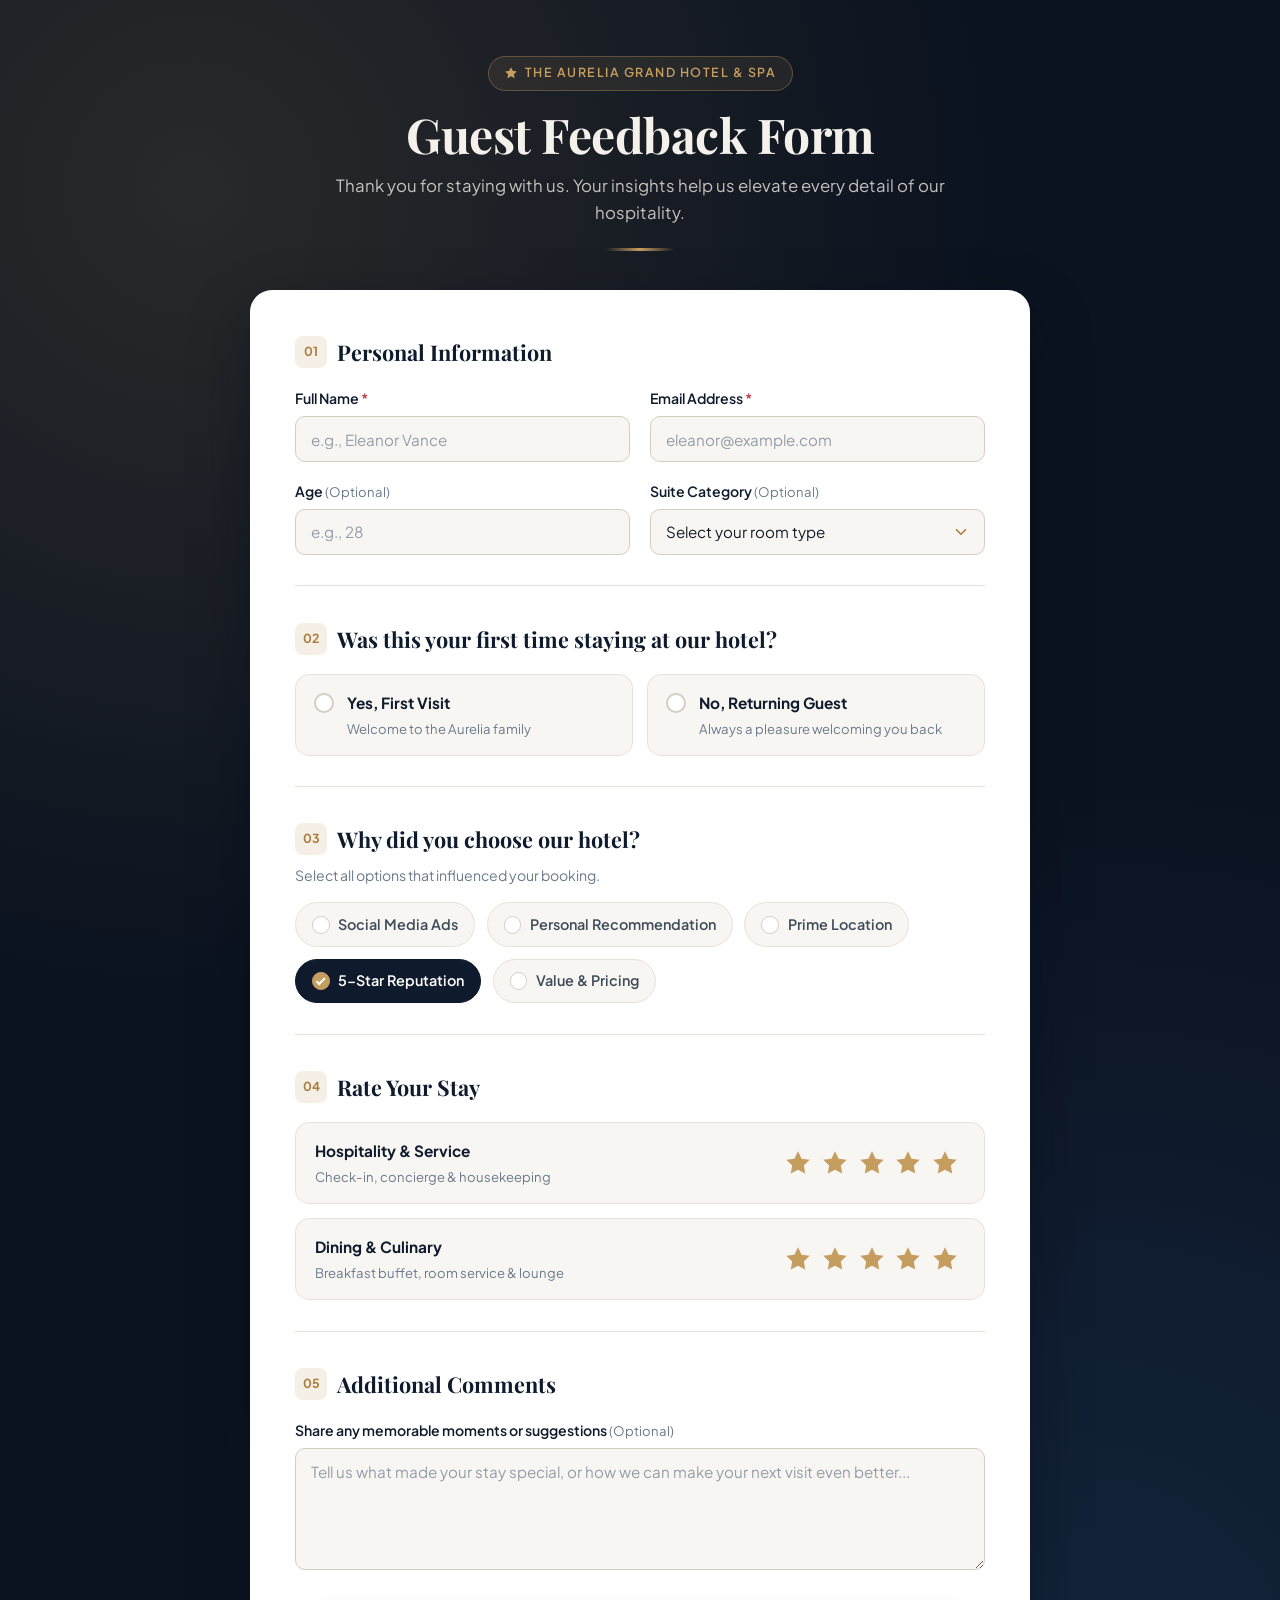
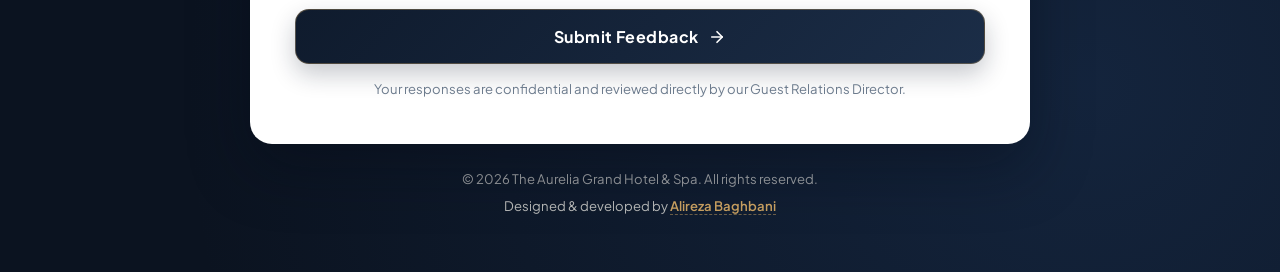
<file: 07-hotel-feedback/en/index.html>
<!doctype html>
<html lang="en">
  <head>
    <meta charset="UTF-8" />
    <meta name="viewport" content="width=device-width, initial-scale=1.0" />
    <meta
      name="description"
      content="Share your recent stay experience at The Aurelia Grand Hotel & Spa."
    />
    <title>Guest Experience Survey | The Aurelia Grand Hotel</title>
    <meta
      name="description"
      content="Share your recent stay experience at The Aurelia Grand Hotel & Spa."
    />
    <meta name="author" content="Alireza Baghbani" />
    <link rel="author" href="https://github.com/alirezabaghbanicode" />
    <title>Guest Experience Survey | The Aurelia Grand Hotel</title>
    <title>Guest Experience Survey | The Aurelia Grand Hotel</title>
    <!-- فونت‌های لوکس و خوانا از Google Fonts -->
    <link rel="preconnect" href="https://fonts.googleapis.com" />
    <link rel="preconnect" href="https://fonts.gstatic.com" crossorigin />
    <link
      href="https://fonts.googleapis.com/css2?family=Playfair+Display:wght@600;700&family=Plus+Jakarta+Sans:wght@400;500;600;700&display=swap"
      rel="stylesheet"
    />
    <link rel="stylesheet" href="styles.css" />
  </head>
  <body>
    <div class="page-wrapper">
      <header class="hero-header">
        <span class="hotel-badge">
          <svg
            width="14"
            height="14"
            viewBox="0 0 24 24"
            fill="currentColor"
            aria-hidden="true"
          >
            <path
              d="M12 2l3.09 6.26L22 9.27l-5 4.87 1.18 6.88L12 17.77l-6.18 3.25L7 14.14 2 9.27l6.91-1.01L12 2z"
            />
          </svg>
          The Aurelia Grand Hotel &amp; Spa
        </span>
        <h1>Guest Feedback Form</h1>
        <p class="hero-subtitle">
          Thank you for staying with us. Your insights help us elevate every
          detail of our hospitality.
        </p>
        <div class="gold-divider" aria-hidden="true"></div>
      </header>

      <main class="survey-card">
        <form
          class="feedback-form"
          method="POST"
          action="https://hotel-feedback.freecodecamp.org"
        >
          <!-- بخش ۱: اطلاعات شخصی -->
          <fieldset class="form-section">
            <legend class="section-legend">
              <span class="step-num">01</span>
              Personal Information
            </legend>

            <div class="input-grid">
              <div class="field-group">
                <label for="full-name">
                  Full Name
                  <span class="required-mark" aria-hidden="true">*</span>
                </label>
                <input
                  type="text"
                  id="full-name"
                  name="name"
                  placeholder="e.g., Eleanor Vance"
                  autocomplete="name"
                  minlength="2"
                  required
                />
              </div>

              <div class="field-group">
                <label for="email">
                  Email Address
                  <span class="required-mark" aria-hidden="true">*</span>
                </label>
                <input
                  type="email"
                  id="email"
                  name="email"
                  placeholder="eleanor@example.com"
                  autocomplete="email"
                  required
                />
              </div>

              <div class="field-group">
                <label for="age">
                  Age <span class="optional-tag">(Optional)</span>
                </label>
                <input
                  type="number"
                  id="age"
                  name="age"
                  placeholder="e.g., 28"
                  min="3"
                  max="100"
                />
              </div>

              <div class="field-group">
                <label for="room-type">
                  Suite Category <span class="optional-tag">(Optional)</span>
                </label>
                <select name="room-type" id="room-type">
                  <option value="" selected>Select your room type</option>
                  <option value="deluxe">Deluxe King Room</option>
                  <option value="executive">Executive Ocean Suite</option>
                  <option value="penthouse">Royal Penthouse</option>
                  <option value="family">Family Garden Villa</option>
                </select>
              </div>
            </div>
          </fieldset>

          <!-- بخش ۲: اولین تجربه اقامت -->
          <fieldset class="form-section">
            <legend class="section-legend">
              <span class="step-num">02</span>
              Was this your first time staying at our hotel?
            </legend>

            <div class="choice-grid choice-grid--two">
              <label class="choice-card" for="yes-option">
                <input
                  id="yes-option"
                  type="radio"
                  name="hotel-stay"
                  value="yes"
                  required
                />
                <span
                  class="choice-indicator choice-indicator--radio"
                  aria-hidden="true"
                ></span>
                <span class="choice-content">
                  <span class="choice-title">Yes, First Visit</span>
                  <span class="choice-desc">Welcome to the Aurelia family</span>
                </span>
              </label>

              <label class="choice-card" for="no-option">
                <input
                  id="no-option"
                  type="radio"
                  name="hotel-stay"
                  value="no"
                />
                <span
                  class="choice-indicator choice-indicator--radio"
                  aria-hidden="true"
                ></span>
                <span class="choice-content">
                  <span class="choice-title">No, Returning Guest</span>
                  <span class="choice-desc"
                    >Always a pleasure welcoming you back</span
                  >
                </span>
              </label>
            </div>
          </fieldset>

          <!-- بخش ۳: دلیل انتخاب هتل -->
          <fieldset class="form-section">
            <legend class="section-legend">
              <span class="step-num">03</span>
              Why did you choose our hotel?
            </legend>
            <p class="section-hint">
              Select all options that influenced your booking.
            </p>

            <div class="pill-grid">
              <label class="pill-card" for="ads">
                <input type="checkbox" id="ads" name="choice" value="ads" />
                <span class="pill-check" aria-hidden="true"></span>
                <span>Social Media Ads</span>
              </label>

              <label class="pill-card" for="recommendation">
                <input
                  type="checkbox"
                  id="recommendation"
                  name="choice"
                  value="recommendation"
                />
                <span class="pill-check" aria-hidden="true"></span>
                <span>Personal Recommendation</span>
              </label>

              <label class="pill-card" for="location">
                <input
                  type="checkbox"
                  id="location"
                  name="choice"
                  value="location"
                />
                <span class="pill-check" aria-hidden="true"></span>
                <span>Prime Location</span>
              </label>

              <label class="pill-card" for="reputation">
                <input
                  type="checkbox"
                  id="reputation"
                  name="choice"
                  value="reputation"
                  checked
                />
                <span class="pill-check" aria-hidden="true"></span>
                <span>5-Star Reputation</span>
              </label>

              <label class="pill-card" for="price">
                <input type="checkbox" id="price" name="choice" value="price" />
                <span class="pill-check" aria-hidden="true"></span>
                <span>Value &amp; Pricing</span>
              </label>
            </div>
          </fieldset>

          <!-- بخش ۴: امتیازدهی ستاره‌ای تعاملی -->
          <fieldset class="form-section">
            <legend class="section-legend">
              <span class="step-num">04</span>
              Rate Your Stay
            </legend>

            <div class="ratings-stack">
              <!-- امتیاز سرویس‌دهی -->
              <div class="rating-row">
                <div class="rating-info">
                  <span class="rating-title" id="service-label"
                    >Hospitality &amp; Service</span
                  >
                  <span class="rating-desc"
                    >Check-in, concierge &amp; housekeeping</span
                  >
                </div>
                <div
                  class="star-rating"
                  role="radiogroup"
                  aria-labelledby="service-label"
                >
                  <input
                    type="radio"
                    id="service-5"
                    name="service"
                    value="excellent"
                    checked
                  />
                  <label
                    for="service-5"
                    title="Excellent (5/5)"
                    aria-label="Excellent"
                  >
                    <svg
                      viewBox="0 0 24 24"
                      fill="currentColor"
                      aria-hidden="true"
                    >
                      <path
                        d="M12 2l3.09 6.26L22 9.27l-5 4.87 1.18 6.88L12 17.77l-6.18 3.25L7 14.14 2 9.27l6.91-1.01L12 2z"
                      />
                    </svg>
                  </label>

                  <input
                    type="radio"
                    id="service-4"
                    name="service"
                    value="very-good"
                  />
                  <label
                    for="service-4"
                    title="Very Good (4/5)"
                    aria-label="Very Good"
                  >
                    <svg
                      viewBox="0 0 24 24"
                      fill="currentColor"
                      aria-hidden="true"
                    >
                      <path
                        d="M12 2l3.09 6.26L22 9.27l-5 4.87 1.18 6.88L12 17.77l-6.18 3.25L7 14.14 2 9.27l6.91-1.01L12 2z"
                      />
                    </svg>
                  </label>

                  <input
                    type="radio"
                    id="service-3"
                    name="service"
                    value="good"
                  />
                  <label for="service-3" title="Good (3/5)" aria-label="Good">
                    <svg
                      viewBox="0 0 24 24"
                      fill="currentColor"
                      aria-hidden="true"
                    >
                      <path
                        d="M12 2l3.09 6.26L22 9.27l-5 4.87 1.18 6.88L12 17.77l-6.18 3.25L7 14.14 2 9.27l6.91-1.01L12 2z"
                      />
                    </svg>
                  </label>

                  <input
                    type="radio"
                    id="service-2"
                    name="service"
                    value="satisfactory"
                  />
                  <label
                    for="service-2"
                    title="Satisfactory (2/5)"
                    aria-label="Satisfactory"
                  >
                    <svg
                      viewBox="0 0 24 24"
                      fill="currentColor"
                      aria-hidden="true"
                    >
                      <path
                        d="M12 2l3.09 6.26L22 9.27l-5 4.87 1.18 6.88L12 17.77l-6.18 3.25L7 14.14 2 9.27l6.91-1.01L12 2z"
                      />
                    </svg>
                  </label>

                  <input
                    type="radio"
                    id="service-1"
                    name="service"
                    value="poor"
                  />
                  <label for="service-1" title="Poor (1/5)" aria-label="Poor">
                    <svg
                      viewBox="0 0 24 24"
                      fill="currentColor"
                      aria-hidden="true"
                    >
                      <path
                        d="M12 2l3.09 6.26L22 9.27l-5 4.87 1.18 6.88L12 17.77l-6.18 3.25L7 14.14 2 9.27l6.91-1.01L12 2z"
                      />
                    </svg>
                  </label>
                </div>
              </div>

              <!-- امتیاز غذا و رستوران -->
              <div class="rating-row">
                <div class="rating-info">
                  <span class="rating-title" id="food-label"
                    >Dining &amp; Culinary</span
                  >
                  <span class="rating-desc"
                    >Breakfast buffet, room service &amp; lounge</span
                  >
                </div>
                <div
                  class="star-rating"
                  role="radiogroup"
                  aria-labelledby="food-label"
                >
                  <input
                    type="radio"
                    id="food-5"
                    name="food"
                    value="excellent"
                    checked
                  />
                  <label
                    for="food-5"
                    title="Excellent (5/5)"
                    aria-label="Excellent"
                  >
                    <svg
                      viewBox="0 0 24 24"
                      fill="currentColor"
                      aria-hidden="true"
                    >
                      <path
                        d="M12 2l3.09 6.26L22 9.27l-5 4.87 1.18 6.88L12 17.77l-6.18 3.25L7 14.14 2 9.27l6.91-1.01L12 2z"
                      />
                    </svg>
                  </label>

                  <input
                    type="radio"
                    id="food-4"
                    name="food"
                    value="very-good"
                  />
                  <label
                    for="food-4"
                    title="Very Good (4/5)"
                    aria-label="Very Good"
                  >
                    <svg
                      viewBox="0 0 24 24"
                      fill="currentColor"
                      aria-hidden="true"
                    >
                      <path
                        d="M12 2l3.09 6.26L22 9.27l-5 4.87 1.18 6.88L12 17.77l-6.18 3.25L7 14.14 2 9.27l6.91-1.01L12 2z"
                      />
                    </svg>
                  </label>

                  <input type="radio" id="food-3" name="food" value="good" />
                  <label for="food-3" title="Good (3/5)" aria-label="Good">
                    <svg
                      viewBox="0 0 24 24"
                      fill="currentColor"
                      aria-hidden="true"
                    >
                      <path
                        d="M12 2l3.09 6.26L22 9.27l-5 4.87 1.18 6.88L12 17.77l-6.18 3.25L7 14.14 2 9.27l6.91-1.01L12 2z"
                      />
                    </svg>
                  </label>

                  <input
                    type="radio"
                    id="food-2"
                    name="food"
                    value="satisfactory"
                  />
                  <label
                    for="food-2"
                    title="Satisfactory (2/5)"
                    aria-label="Satisfactory"
                  >
                    <svg
                      viewBox="0 0 24 24"
                      fill="currentColor"
                      aria-hidden="true"
                    >
                      <path
                        d="M12 2l3.09 6.26L22 9.27l-5 4.87 1.18 6.88L12 17.77l-6.18 3.25L7 14.14 2 9.27l6.91-1.01L12 2z"
                      />
                    </svg>
                  </label>

                  <input type="radio" id="food-1" name="food" value="poor" />
                  <label for="food-1" title="Poor (1/5)" aria-label="Poor">
                    <svg
                      viewBox="0 0 24 24"
                      fill="currentColor"
                      aria-hidden="true"
                    >
                      <path
                        d="M12 2l3.09 6.26L22 9.27l-5 4.87 1.18 6.88L12 17.77l-6.18 3.25L7 14.14 2 9.27l6.91-1.01L12 2z"
                      />
                    </svg>
                  </label>
                </div>
              </div>
            </div>
          </fieldset>

          <!-- بخش ۵: نظرات تکمیلی -->
          <fieldset class="form-section">
            <legend class="section-legend">
              <span class="step-num">05</span>
              Additional Comments
            </legend>

            <div class="field-group">
              <label for="comments">
                Share any memorable moments or suggestions
                <span class="optional-tag">(Optional)</span>
              </label>
              <textarea
                id="comments"
                name="comments"
                rows="5"
                placeholder="Tell us what made your stay special, or how we can make your next visit even better..."
              ></textarea>
            </div>
          </fieldset>

          <!-- دکمه ارسال -->
          <div class="form-actions">
            <button type="submit" class="btn-submit">
              <span>Submit Feedback</span>
              <svg
                width="18"
                height="18"
                viewBox="0 0 24 24"
                fill="none"
                stroke="currentColor"
                stroke-width="2.2"
                stroke-linecap="round"
                stroke-linejoin="round"
                aria-hidden="true"
              >
                <path d="M5 12h14" />
                <path d="m12 5 7 7-7 7" />
              </svg>
            </button>
            <p class="privacy-note">
              Your responses are confidential and reviewed directly by our Guest
              Relations Director.
            </p>
          </div>
        </form>
      </main>

      <footer class="page-footer">
        <p>
          &copy; 2026 The Aurelia Grand Hotel &amp; Spa. All rights reserved.
        </p>
        <p class="dev-credit">
          Designed &amp; developed by
          <a
            href="https://github.com/alirezabaghbanicode"
            target="_blank"
            rel="noopener noreferrer"
          >
            Alireza Baghbani
          </a>
        </p>
      </footer>
    </div>
  </body>
</html>
</file>
<file: 02-profile-card/styles.css>
* {
  box-sizing: border-box;
  margin: 0;
  padding: 0;
}

body {
  font-family: system-ui, -apple-system, sans-serif;
  background-color: #0f172a;
  color: #f8fafc;
  display: flex;
  justify-content: center;
  align-items: center;
  min-height: 100vh;
  padding: 20px;
}

.card {
  background-color: #1e293b;
  border: 1px solid #334155;
  border-radius: 12px;
  padding: 32px;
  max-width: 400px;
  width: 100%;
  box-shadow: 0 10px 25px rgba(0, 0, 0, 0.5);
}

h1 {
  font-size: 1.5rem;
  margin-bottom: 4px;
}

.role {
  color: #38bdf8;
  font-size: 0.9rem;
  font-weight: 600;
  margin-bottom: 16px;
}

.bio {
  color: #94a3b8;
  line-height: 1.6;
  margin-bottom: 20px;
  font-size: 0.95rem;
}

h2 {
  font-size: 1rem;
  margin-bottom: 10px;
  color: #e2e8f0;
}

.skills-list {
  list-style-position: inside;
  color: #cbd5e1;
  margin-bottom: 24px;
  font-size: 0.9rem;
  line-height: 1.8;
}

.btn {
  display: block;
  text-align: center;
  background-color: #0284c7;
  color: #ffffff;
  text-decoration: none;
  padding: 12px;
  border-radius: 8px;
  font-weight: 600;
  transition: background-color 0.2s;
}

.btn:hover {
  background-color: #0369a1;
}

.btn:active {
  background-color: #075985;
}
</file>
<file: 03-media-studio/styles.css>
:root {
  --bg-dark: #07090e;
  --panel-bg: #111622;
  --panel-border: #1e293b;
  --accent: #38bdf8;
  --accent-glow: rgba(56, 189, 248, 0.15);
  --text-main: #f8fafc;
  --text-muted: #94a3b8;
}

* {
  box-sizing: border-box;
  margin: 0;
  padding: 0;
}

body {
  font-family: system-ui, -apple-system, BlinkMacSystemFont, "Segoe UI", Roboto, sans-serif;
  background-color: var(--bg-dark);
  background-image: radial-gradient(circle at 50% 0%, #1e293b 0%, transparent 60%);
  color: var(--text-main);
  line-height: 1.6;
  min-height: 100vh;
  padding: 24px;
}

.app-layout {
  max-width: 1140px;
  margin: 0 auto;
}

/* Topbar Styling */
.topbar {
  display: flex;
  justify-content: space-between;
  align-items: center;
  background-color: var(--panel-bg);
  border: 1px solid var(--panel-border);
  padding: 16px 24px;
  border-radius: 14px;
  margin-bottom: 24px;
}

.brand {
  display: flex;
  align-items: center;
  gap: 12px;
}

.logo-dot {
  width: 12px;
  height: 12px;
  background-color: var(--accent);
  border-radius: 50%;
  box-shadow: 0 0 12px var(--accent);
}

.brand h1 {
  font-size: 1.25rem;
  font-weight: 700;
  letter-spacing: -0.5px;
}

.badge {
  font-size: 0.7rem;
  background-color: var(--accent-glow);
  color: var(--accent);
  border: 1px solid var(--accent);
  padding: 2px 8px;
  border-radius: 99px;
  vertical-align: middle;
  margin-left: 6px;
}

.nav-link {
  color: var(--text-muted);
  text-decoration: none;
  font-size: 0.9rem;
  font-weight: 500;
  padding: 8px 16px;
  border-radius: 8px;
  background-color: #1e293b;
  transition: all 0.2s;
}

.nav-link:hover {
  color: var(--text-main);
  background-color: #334155;
}

/* Dashboard Grid */
.dashboard-grid {
  display: grid;
  grid-template-columns: 1.4fr 1fr;
  gap: 24px;
}

@media (max-width: 860px) {
  .dashboard-grid {
    grid-template-columns: 1fr;
  }
}

.sidebar-stack {
  display: flex;
  flex-direction: column;
  gap: 24px;
}

/* Panels */
.panel {
  background-color: var(--panel-bg);
  border: 1px solid var(--panel-border);
  border-radius: 16px;
  padding: 24px;
  box-shadow: 0 10px 30px rgba(0, 0, 0, 0.4);
}

.panel-header {
  display: flex;
  justify-content: space-between;
  align-items: center;
  margin-bottom: 18px;
  padding-bottom: 12px;
  border-bottom: 1px solid var(--panel-border);
}

.panel-header h2 {
  font-size: 1.05rem;
  font-weight: 600;
}

.tag {
  font-family: monospace;
  font-size: 0.8rem;
  background-color: #0f172a;
  color: var(--accent);
  padding: 4px 10px;
  border-radius: 6px;
  border: 1px solid #1e293b;
}

/* Featured Video & Figure */
.media-container video {
  width: 100%;
  border-radius: 10px;
  background-color: #000;
  display: block;
  border: 1px solid #1e293b;
}

.caption {
  margin-top: 12px;
  font-size: 0.85rem;
  color: var(--text-muted);
}

/* Description List (Specs Grid) */
.specs-grid {
  display: grid;
  grid-template-columns: repeat(3, 1fr);
  gap: 12px;
  margin-top: 20px;
  padding-top: 16px;
  border-top: 1px solid var(--panel-border);
}

.spec-item {
  background-color: #0b0f19;
  padding: 12px;
  border-radius: 10px;
  border: 1px solid #1e293b;
}

.spec-item dt {
  font-size: 0.75rem;
  color: var(--text-muted);
  text-transform: uppercase;
  letter-spacing: 0.5px;
}

.spec-item dd {
  font-size: 0.95rem;
  font-weight: 600;
  color: var(--text-main);
  margin-top: 4px;
}

/* Audio Deck */
.track-info {
  display: flex;
  align-items: center;
  gap: 14px;
  margin-bottom: 16px;
}

.album-art {
  width: 48px;
  height: 48px;
  background: linear-gradient(135deg, #0284c7, #38bdf8);
  border-radius: 10px;
  display: flex;
  align-items: center;
  justify-content: center;
  font-size: 1.4rem;
}

.track-info h3 {
  font-size: 1rem;
}

.track-info p {
  font-size: 0.85rem;
  color: var(--text-muted);
}

audio {
  width: 100%;
  height: 42px;
}

/* Responsive Iframe Wrapper */
.iframe-wrapper {
  position: relative;
  width: 100%;
  padding-bottom: 56.25%; /* 16:9 Aspect Ratio */
  border-radius: 10px;
  overflow: hidden;
  border: 1px solid #1e293b;
}

.iframe-wrapper iframe {
  position: absolute;
  top: 0;
  left: 0;
  width: 100%;
  height: 100%;
  border: none;
}

.embed-note {
  font-size: 0.8rem;
  color: var(--text-muted);
  margin-top: 10px;
}

/* Footer */
.studio-footer {
  text-align: center;
  margin-top: 32px;
  padding-top: 20px;
  border-top: 1px solid var(--panel-border);
  color: var(--text-muted);
  font-size: 0.85rem;
}
</file>
<file: 04-network-monitor/styles.css>
* {
  box-sizing: border-box;
  margin: 0;
  padding: 0;
}

body {
  font-family: "Segoe UI", Tahoma, Geneva, Verdana, sans-serif;
  background-color: #0b0f17;
  color: #e2e8f0;
  font-size: 14px;
  line-height: 1.5;
  padding: 24px;
}

.viewport-wrapper {
  max-width: 1200px;
  margin: 0 auto;
}

/* Header */
.sys-header {
  display: flex;
  justify-content: space-between;
  align-items: center;
  background-color: #151c28;
  border: 1px solid #263246;
  padding: 16px 24px;
  border-radius: 8px;
  margin-bottom: 24px;
}

.sys-title {
  display: flex;
  align-items: center;
  gap: 12px;
}

.status-indicator {
  width: 10px;
  height: 10px;
  background-color: #10b981;
  border-radius: 50%;
  box-shadow: 0 0 8px #10b981;
}

.sys-title h1 {
  font-size: 18px;
  font-weight: 600;
  color: #f8fafc;
}

/* Link States (:link, :visited, :hover, :focus, :active) */
.btn-return:link,
.btn-return:visited {
  background-color: #1e293b;
  color: #38bdf8;
  text-decoration: none;
  padding: 8px 16px;
  border-radius: 6px;
  border: 1px solid #334155;
  font-size: 13px;
  font-weight: 600;
}

.btn-return:hover {
  background-color: #0284c7;
  color: #ffffff;
  border-color: #0284c7;
}

.btn-return:focus {
  outline: 2px solid #38bdf8;
  outline-offset: 2px;
}

.btn-return:active {
  background-color: #0369a1;
}

/* Section Titles */
.section-title {
  font-size: 15px;
  color: #94a3b8;
  text-transform: uppercase;
  letter-spacing: 0.8px;
  margin-bottom: 16px;
}

/* Resolution-Based Grid System */
.nodes-grid {
  display: grid;
  grid-template-columns: repeat(3, 1fr);
  gap: 20px;
  margin-bottom: 32px;
}

/* Resolution Breakpoint 1: Tablets & Medium Screens */
@media screen and (max-width: 1024px) {
  .nodes-grid {
    grid-template-columns: repeat(2, 1fr);
  }
}

/* Resolution Breakpoint 2: Mobile & Narrow Screens */
@media screen and (max-width: 680px) {
  .nodes-grid {
    grid-template-columns: 1fr;
  }
  .sys-header {
    flex-direction: column;
    gap: 12px;
    align-items: flex-start;
  }
}

/* Node Cards */
.node-card {
  background-color: #151c28;
  border: 1px solid #263246;
  border-radius: 8px;
  padding: 20px;
}

.node-header {
  display: flex;
  justify-content: space-between;
  align-items: center;
  border-bottom: 1px solid #263246;
  padding-bottom: 12px;
  margin-bottom: 14px;
}

.node-header h3 {
  font-size: 15px;
  color: #f1f5f9;
}

.badge {
  font-size: 11px;
  font-weight: 700;
  padding: 3px 8px;
  border-radius: 4px;
}

.online {
  background-color: rgba(16, 185, 129, 0.15);
  color: #34d399;
  border: 1px solid rgba(16, 185, 129, 0.4);
}

.standby {
  background-color: rgba(245, 158, 11, 0.15);
  color: #fbbf24;
  border: 1px solid rgba(245, 158, 11, 0.4);
}

.metric-row {
  display: flex;
  justify-content: space-between;
  padding: 6px 0;
  font-size: 13px;
}

.metric-row dt {
  color: #64748b;
}

.metric-row dd {
  font-family: monospace;
  color: #cbd5e1;
}

/* Control Panel (Boolean Attributes Styling) */
.control-panel {
  background-color: #151c28;
  border: 1px solid #263246;
  border-radius: 8px;
  padding: 24px;
}

.controls-grid {
  display: grid;
  grid-template-columns: 1fr 1fr auto;
  gap: 16px;
  align-items: end;
}

@media screen and (max-width: 900px) {
  .controls-grid {
    grid-template-columns: 1fr;
  }
}

.control-group label {
  display: block;
  font-size: 12px;
  color: #94a3b8;
  margin-bottom: 6px;
}

.control-group input {
  width: 100%;
  padding: 10px 12px;
  background-color: #0b0f17;
  border: 1px solid #334155;
  border-radius: 6px;
  color: #f8fafc;
  font-family: monospace;
  font-size: 13px;
}

.control-group input[readonly] {
  color: #64748b;
  background-color: #111722;
  cursor: default;
}

.button-group {
  display: flex;
  gap: 12px;
}

.btn-action,
.btn-danger {
  padding: 10px 18px;
  border-radius: 6px;
  font-size: 13px;
  font-weight: 600;
  border: none;
  cursor: pointer;
}

.btn-action {
  background-color: #0284c7;
  color: #ffffff;
}

.btn-action:hover {
  background-color: #0369a1;
}

.btn-danger[disabled] {
  background-color: #1e293b;
  color: #475569;
  border: 1px solid #334155;
  cursor: not-allowed;
}

/* Footer */
.sys-footer {
  margin-top: 32px;
  text-align: center;
  font-size: 12px;
  color: #64748b;
}
</file>
<file: 08-grade-analytics/styles.css>
:root {
    --bg-canvas: #070d19;
    --surface-1: rgba(15, 23, 42, 0.88);
    --surface-2: rgba(30, 41, 59, 0.52);
    --surface-3: rgba(30, 41, 59, 0.88);
    --border-subtle: rgba(148, 163, 184, 0.14);
    --border-strong: rgba(148, 163, 184, 0.28);

    --text-primary: #f8fafc;
    --text-secondary: #cbd5e1;
    --text-muted: #94a3b8;

    --emerald: #34d399;
    --emerald-bg: rgba(16, 185, 129, 0.14);
    --emerald-border: rgba(16, 185, 129, 0.3);

    --sky: #38bdf8;
    --sky-bg: rgba(56, 189, 248, 0.14);
    --sky-border: rgba(56, 189, 248, 0.3);

    --amber: #fbbf24;
    --amber-bg: rgba(245, 158, 11, 0.14);
    --amber-border: rgba(245, 158, 11, 0.3);

    --rose: #fb7185;
    --rose-bg: rgba(244, 63, 94, 0.14);
    --rose-border: rgba(244, 63, 94, 0.3);

    --violet: #a78bfa;
    --violet-bg: rgba(139, 92, 246, 0.16);
}

*,
*::before,
*::after {
    box-sizing: border-box;
    margin: 0;
    padding: 0;
}

.sr-only {
    position: absolute;
    width: 1px;
    height: 1px;
    overflow: hidden;
    clip: rect(0 0 0 0);
    white-space: nowrap;
}

/* Entrance & Chart Keyframe Animations */
@keyframes fadeSlideUp {
    from {
        opacity: 0;
        transform: translateY(14px);
    }

    to {
        opacity: 1;
        transform: translateY(0);
    }
}

@keyframes donutDraw {
    from {
        stroke-dasharray: 0 264;
    }

    to {
        stroke-dasharray: var(--dash) 264;
    }
}

@keyframes ringFill {
    from {
        stroke-dashoffset: 226.19;
    }

    to {
        stroke-dashoffset: var(--target-offset);
    }
}

@keyframes barGrow {
    from {
        transform: scaleX(0);
    }

    to {
        transform: scaleX(1);
    }
}

@keyframes pulseGlow {

    0%,
    100% {
        box-shadow: 0 0 0 3px rgba(52, 211, 153, 0.22);
    }

    50% {
        box-shadow: 0 0 0 6px rgba(52, 211, 153, 0.06);
    }
}

@keyframes pieSpinIn {
    from {
        opacity: 0;
        transform: scale(0.82) rotate(-65deg);
    }

    to {
        opacity: 1;
        transform: scale(1) rotate(0deg);
    }
}

.animate-in {
    opacity: 0;
    animation: fadeSlideUp 0.6s cubic-bezier(0.22, 1, 0.36, 1) var(--delay, 0ms) forwards;
}

body {
    min-height: 100dvh;
    padding: clamp(1rem, 3vw, 2.25rem) clamp(0.85rem, 2.5vw, 1.75rem);
    font-family:
        system-ui,
        -apple-system,
        "Segoe UI",
        Roboto,
        Helvetica,
        Arial,
        sans-serif;
    color: var(--text-secondary);
    background-color: var(--bg-canvas);
    background-image:
        radial-gradient(circle at 10% 8%,
            rgba(56, 189, 248, 0.12),
            transparent 40%),
        radial-gradient(circle at 90% 88%,
            rgba(139, 92, 246, 0.1),
            transparent 44%);
    line-height: 1.5;
}

.dashboard {
    width: min(100%, 82rem);
    margin-inline: auto;
    display: grid;
    gap: clamp(1rem, 2.2vw, 1.5rem);
}

/* Header */
.report-header {
    display: flex;
    flex-wrap: wrap;
    justify-content: space-between;
    align-items: flex-start;
    gap: 1rem 1.5rem;
    padding: clamp(1.1rem, 2.2vw, 1.5rem);
    background: var(--surface-1);
    border: 1px solid var(--border-subtle);
    border-radius: 1rem;
    backdrop-filter: blur(12px);
}

.course-meta {
    display: flex;
    flex-wrap: wrap;
    align-items: center;
    gap: 0.45rem;
    font-size: 0.78rem;
    color: var(--text-muted);
    margin-bottom: 0.4rem;
}

.course-code {
    padding: 0.14rem 0.55rem;
    border-radius: 0.375rem;
    font-weight: 700;
    letter-spacing: 0.04em;
    color: var(--sky);
    background: var(--sky-bg);
    border: 1px solid var(--sky-border);
}

.report-header h1 {
    font-size: clamp(1.2rem, 2.5vw, 1.62rem);
    font-weight: 700;
    letter-spacing: -0.015em;
    color: var(--text-primary);
}

.subtitle {
    margin-top: 0.25rem;
    font-size: 0.86rem;
    color: var(--text-muted);
}

.subtitle strong {
    color: var(--text-secondary);
    font-weight: 600;
}

.header-status {
    display: flex;
    flex-direction: column;
    align-items: flex-end;
    gap: 0.38rem;
}

.status-pill {
    display: inline-flex;
    align-items: center;
    gap: 0.45rem;
    padding: 0.3rem 0.75rem;
    border-radius: 999px;
    font-size: 0.76rem;
    font-weight: 600;
    color: var(--emerald);
    background: var(--emerald-bg);
    border: 1px solid var(--emerald-border);
}

.pulse-dot {
    width: 0.46rem;
    height: 0.46rem;
    border-radius: 50%;
    background: var(--emerald);
    animation: pulseGlow 2.4s infinite ease-in-out;
}

.updated-time {
    font-size: 0.78rem;
    color: var(--text-muted);
}

/* Two-Column Workspace: Left Table + Right Circular Stats */
.workspace-grid {
    display: grid;
    grid-template-columns: minmax(0, 1.55fr) minmax(21.5rem, 1fr);
    gap: clamp(1rem, 2.2vw, 1.5rem);
    align-items: start;
}

/* LEFT COLUMN: Roster & Filter */
.roster-column {
    display: grid;
    gap: 0.85rem;
}

.toolbar {
    display: flex;
    flex-wrap: wrap;
    justify-content: space-between;
    align-items: center;
    gap: 0.75rem;
}

.toolbar-title h2 {
    font-size: 1.05rem;
    font-weight: 700;
    color: var(--text-primary);
}

.toolbar-title p {
    font-size: 0.8rem;
    color: var(--text-muted);
}

.filter-tabs {
    display: flex;
    flex-wrap: wrap;
    gap: 0.35rem;
    padding: 0.28rem;
    background: var(--surface-1);
    border: 1px solid var(--border-subtle);
    border-radius: 0.72rem;
}

.filter-tabs label {
    padding: 0.34rem 0.72rem;
    border-radius: 0.5rem;
    font-size: 0.79rem;
    font-weight: 600;
    color: var(--text-muted);
    cursor: pointer;
    user-select: none;
    transition:
        background-color 0.2s ease,
        color 0.2s ease;
}

.filter-tabs label:hover {
    color: var(--text-primary);
}

#filter-all:checked~.toolbar label[for="filter-all"],
#filter-distinction:checked~.toolbar label[for="filter-distinction"],
#filter-passed:checked~.toolbar label[for="filter-passed"],
#filter-risk:checked~.toolbar label[for="filter-risk"] {
    background: var(--surface-3);
    color: var(--sky);
    box-shadow: 0 1px 3px rgba(0, 0, 0, 0.35);
}

#filter-distinction:checked~.table-card tbody tr:not([data-standing="distinction"]),
#filter-passed:checked~.table-card tbody tr:not([data-standing="passed"]),
#filter-risk:checked~.table-card tbody tr:not([data-standing="risk"]) {
    display: none;
}

/* Table Card */
.table-card {
    background: var(--surface-1);
    border: 1px solid var(--border-subtle);
    border-radius: 1rem;
    box-shadow: 0 22px 48px -18px rgba(2, 6, 23, 0.85);
    overflow: hidden;
}

.table-scroll {
    width: 100%;
    overflow-x: auto;
}

table {
    width: 100%;
    min-width: 39rem;
    border-collapse: collapse;
    text-align: left;
    font-variant-numeric: tabular-nums;
}

thead th {
    padding: 0.85rem 1rem;
    font-size: 0.72rem;
    font-weight: 700;
    text-transform: uppercase;
    letter-spacing: 0.07em;
    color: var(--text-muted);
    background: rgba(15, 23, 42, 0.94);
    border-bottom: 1px solid var(--border-subtle);
}

.num {
    text-align: right;
}

.center {
    text-align: center;
}

.right {
    text-align: right;
}

tbody tr {
    border-bottom: 1px solid rgba(148, 163, 184, 0.08);
    transition: background-color 0.18s ease;
}

tbody tr:nth-child(even) {
    background: rgba(30, 41, 59, 0.24);
}

tbody tr:hover {
    background: rgba(56, 189, 248, 0.08);
}

tbody td {
    padding: 0.8rem 1rem;
    font-size: 0.89rem;
}

.strong-num {
    font-weight: 700;
    color: var(--text-primary);
}

.student-cell {
    display: flex;
    align-items: center;
    gap: 0.68rem;
}

.avatar {
    width: 2.05rem;
    height: 2.05rem;
    border-radius: 0.55rem;
    display: grid;
    place-items: center;
    font-size: 0.75rem;
    font-weight: 700;
    flex-shrink: 0;
}

.avatar-emerald {
    color: var(--emerald);
    background: var(--emerald-bg);
    border: 1px solid var(--emerald-border);
}

.avatar-sky {
    color: var(--sky);
    background: var(--sky-bg);
    border: 1px solid var(--sky-border);
}

.avatar-amber {
    color: var(--amber);
    background: var(--amber-bg);
    border: 1px solid var(--amber-border);
}

.avatar-rose {
    color: var(--rose);
    background: var(--rose-bg);
    border: 1px solid var(--rose-border);
}

.student-name {
    font-weight: 600;
    color: var(--text-primary);
}

.student-id {
    font-size: 0.74rem;
    color: var(--text-muted);
}

/* Inline Animated Score Bar */
.progress-wrap {
    display: flex;
    align-items: center;
    gap: 0.55rem;
}

.progress-track {
    width: 4.5rem;
    height: 0.38rem;
    background: rgba(148, 163, 184, 0.16);
    border-radius: 999px;
    overflow: hidden;
    flex-shrink: 0;
}

.progress-fill {
    display: block;
    height: 100%;
    width: var(--score, 0%);
    border-radius: 999px;
    transform-origin: left center;
    animation: barGrow 0.85s cubic-bezier(0.22, 1, 0.36, 1) 0.3s backwards;
}

.fill-emerald {
    background: var(--emerald);
}

.fill-sky {
    background: var(--sky);
}

.fill-amber {
    background: var(--amber);
}

.fill-rose {
    background: var(--rose);
}

.progress-val {
    font-size: 0.82rem;
    font-weight: 600;
    color: var(--text-primary);
}

.letter-badge {
    display: inline-flex;
    justify-content: center;
    align-items: center;
    min-width: 2rem;
    padding: 0.16rem 0.42rem;
    border-radius: 0.4rem;
    font-size: 0.78rem;
    font-weight: 700;
}

.letter-a {
    color: var(--emerald);
    background: var(--emerald-bg);
}

.letter-b {
    color: var(--sky);
    background: var(--sky-bg);
}

.letter-c {
    color: var(--amber);
    background: var(--amber-bg);
}

.letter-f {
    color: var(--rose);
    background: var(--rose-bg);
}

.standing-pill {
    display: inline-block;
    padding: 0.2rem 0.6rem;
    border-radius: 999px;
    font-size: 0.74rem;
    font-weight: 600;
    white-space: nowrap;
}

.standing-distinction {
    color: var(--emerald);
    background: var(--emerald-bg);
    border: 1px solid var(--emerald-border);
}

.standing-passed {
    color: var(--sky);
    background: var(--sky-bg);
    border: 1px solid var(--sky-border);
}

.standing-risk {
    color: var(--rose);
    background: var(--rose-bg);
    border: 1px solid var(--rose-border);
}

tfoot {
    background: var(--surface-2);
    border-top: 1px solid var(--border-strong);
}

tfoot th,
tfoot td {
    padding: 0.9rem 1rem;
    font-size: 0.85rem;
    font-weight: 700;
    color: var(--text-primary);
}

.foot-highlight {
    color: var(--sky);
}

/* RIGHT COLUMN: Circular Analytics Sidebar */
.analytics-sidebar {
    display: grid;
    gap: 1rem;
    position: sticky;
    top: 1.25rem;
}

.panel-card {
    padding: 1.15rem 1.25rem;
    background: var(--surface-1);
    border: 1px solid var(--border-subtle);
    border-radius: 1rem;
    box-shadow: 0 18px 40px -18px rgba(2, 6, 23, 0.8);
    transition: border-color 0.25s ease;
}

.panel-card:hover {
    border-color: var(--border-strong);
}

.panel-head {
    display: flex;
    justify-content: space-between;
    align-items: flex-start;
    gap: 0.5rem;
    margin-bottom: 1rem;
}

.panel-head h2 {
    font-size: 0.98rem;
    font-weight: 700;
    color: var(--text-primary);
}

.panel-head p {
    font-size: 0.77rem;
    color: var(--text-muted);
}

.panel-badge {
    padding: 0.16rem 0.52rem;
    border-radius: 999px;
    font-size: 0.7rem;
    font-weight: 600;
    color: var(--text-muted);
    background: rgba(30, 41, 59, 0.75);
    border: 1px solid var(--border-subtle);
}

/* 1. Multi-Segment SVG Donut Chart */
.donut-layout {
    display: flex;
    align-items: center;
    gap: 1.15rem;
}

.donut-box {
    position: relative;
    width: 7.5rem;
    height: 7.5rem;
    flex-shrink: 0;
}

.donut-svg {
    width: 100%;
    height: 100%;
    transform: rotate(-90deg);
    overflow: visible;
}

.donut-track {
    fill: none;
    stroke: rgba(148, 163, 184, 0.12);
    stroke-width: 11;
}

.donut-seg {
    fill: none;
    stroke-width: 11;
    stroke-linecap: round;
    stroke-dasharray: 0 264;
    stroke-dashoffset: var(--offset);
    animation: donutDraw 0.95s cubic-bezier(0.22, 1, 0.36, 1) var(--seg-delay, 250ms) forwards;
    transition:
        stroke-width 0.2s ease,
        filter 0.2s ease;
    cursor: pointer;
}

.donut-seg:hover {
    stroke-width: 13.5;
    filter: drop-shadow(0 0 6px currentColor);
}

.seg-emerald {
    stroke: var(--emerald);
    color: var(--emerald);
}

.seg-sky {
    stroke: var(--sky);
    color: var(--sky);
}

.seg-amber {
    stroke: var(--amber);
    color: var(--amber);
}

.seg-rose {
    stroke: var(--rose);
    color: var(--rose);
}

.donut-center {
    position: absolute;
    inset: 0;
    display: flex;
    flex-direction: column;
    justify-content: center;
    align-items: center;
    pointer-events: none;
}

.donut-center strong {
    font-size: 1.45rem;
    font-weight: 800;
    line-height: 1.1;
    color: var(--text-primary);
}

.donut-center span {
    font-size: 0.7rem;
    text-transform: uppercase;
    letter-spacing: 0.06em;
    color: var(--text-muted);
}

.donut-legend {
    list-style: none;
    flex: 1;
    display: grid;
    gap: 0.48rem;
    font-size: 0.78rem;
}

.donut-legend li {
    display: flex;
    justify-content: space-between;
    align-items: center;
    gap: 0.4rem;
}

.leg-left {
    display: inline-flex;
    align-items: center;
    gap: 0.45rem;
    color: var(--text-secondary);
}

.donut-legend strong {
    font-variant-numeric: tabular-nums;
    color: var(--text-primary);
    font-weight: 600;
}

.donut-legend em {
    font-style: normal;
    color: var(--text-muted);
    font-weight: 400;
}

.dot {
    display: inline-block;
    width: 0.55rem;
    height: 0.55rem;
    border-radius: 50%;
    flex-shrink: 0;
}

.dot-emerald {
    background: var(--emerald);
}

.dot-sky {
    background: var(--sky);
}

.dot-amber {
    background: var(--amber);
}

.dot-rose {
    background: var(--rose);
}

.dot-violet {
    background: var(--violet);
}

/* 2. Circular Radial Progress Rings */
.rings-grid {
    display: grid;
    grid-template-columns: repeat(3, minmax(0, 1fr));
    gap: 0.65rem;
    text-align: center;
}

.ring-item {
    padding: 0.65rem 0.35rem;
    background: rgba(30, 41, 59, 0.32);
    border: 1px solid rgba(148, 163, 184, 0.1);
    border-radius: 0.8rem;
    display: flex;
    flex-direction: column;
    align-items: center;
    transition:
        transform 0.22s ease,
        border-color 0.22s ease;
}

.ring-item:hover {
    transform: translateY(-3px);
    border-color: var(--border-strong);
}

.ring-box {
    position: relative;
    width: 4.8rem;
    height: 4.8rem;
    margin-bottom: 0.45rem;
}

.ring-svg {
    width: 100%;
    height: 100%;
    transform: rotate(-90deg);
}

.ring-track {
    fill: none;
    stroke: rgba(148, 163, 184, 0.14);
    stroke-width: 7;
}

.ring-fill {
    fill: none;
    stroke-width: 7;
    stroke-linecap: round;
    stroke-dasharray: 226.19;
    stroke-dashoffset: 226.19;
    animation: ringFill 1.1s cubic-bezier(0.22, 1, 0.36, 1) var(--ring-delay, 350ms) forwards;
}

.ring-emerald {
    stroke: var(--emerald);
}

.ring-sky {
    stroke: var(--sky);
}

.ring-violet {
    stroke: var(--violet);
}

.ring-val {
    position: absolute;
    inset: 0;
    display: grid;
    place-items: center;
    font-size: 0.86rem;
    font-weight: 700;
    font-variant-numeric: tabular-nums;
    color: var(--text-primary);
}

.ring-title {
    font-size: 0.78rem;
    font-weight: 700;
    color: var(--text-primary);
}

.ring-sub {
    font-size: 0.69rem;
    color: var(--text-muted);
}

/* 3. Conic Pie Chart & Statistical Dispersion */
.stats-split {
    display: flex;
    align-items: center;
    gap: 1rem;
}

.pie-block {
    display: flex;
    flex-direction: column;
    align-items: center;
    gap: 0.5rem;
    flex-shrink: 0;
}

.conic-pie {
    width: 5.2rem;
    height: 5.2rem;
    border-radius: 50%;
    background: conic-gradient(var(--sky) 0% 70%,
            var(--violet) 70% 100%);
    display: grid;
    place-items: center;
    box-shadow: 0 6px 18px rgba(2, 6, 23, 0.55);
    animation: pieSpinIn 0.85s cubic-bezier(0.22, 1, 0.36, 1) 0.45s backwards;
}

.pie-hole {
    width: 2.55rem;
    height: 2.55rem;
    border-radius: 50%;
    background: #0f172a;
    display: grid;
    place-items: center;
    font-size: 0.68rem;
    font-weight: 700;
    color: var(--text-primary);
}

.pie-labels {
    display: grid;
    gap: 0.15rem;
    font-size: 0.71rem;
    color: var(--text-muted);
}

.pie-labels span {
    display: flex;
    align-items: center;
    gap: 0.35rem;
}

.mini-stats-grid {
    flex: 1;
    display: grid;
    grid-template-columns: repeat(2, minmax(0, 1fr));
    gap: 0.5rem;
}

.mini-stat {
    padding: 0.55rem 0.65rem;
    background: rgba(30, 41, 59, 0.34);
    border: 1px solid rgba(148, 163, 184, 0.1);
    border-radius: 0.65rem;
    display: flex;
    flex-direction: column;
    gap: 0.12rem;
}

.mini-stat span {
    font-size: 0.69rem;
    color: var(--text-muted);
}

.mini-stat strong {
    font-size: 0.92rem;
    font-weight: 700;
    font-variant-numeric: tabular-nums;
    color: var(--text-primary);
}

/* Responsive Breakpoints */
@media (max-width: 1024px) {
    .workspace-grid {
        grid-template-columns: 1fr;
    }

    .analytics-sidebar {
        position: static;
        grid-template-columns: repeat(auto-fit, minmax(min(100%, 20rem), 1fr));
    }
}

@media (max-width: 640px) {
    .header-status {
        align-items: flex-start;
    }

    .donut-layout,
    .stats-split {
        flex-direction: column;
        align-items: stretch;
    }

    .donut-box,
    .pie-block {
        margin-inline: auto;
    }
}

@media (prefers-reduced-motion: reduce) {

    .animate-in,
    .donut-seg,
    .ring-fill,
    .progress-fill,
    .pulse-dot,
    .conic-pie {
        animation: none;
        opacity: 1;
        transform: none;
    }

    .donut-seg {
        stroke-dasharray: var(--dash) 264;
    }

    .ring-fill {
        stroke-dashoffset: var(--target-offset);
    }
}
</file>
<file: 09-book-catalog/styles.css>
:root {
    --bg-obsidian: #06110f;
    --surface-card: rgba(12, 28, 25, 0.9);
    --surface-elevated: #112622;
    --surface-stripe: rgba(17, 38, 34, 0.42);
    --surface-hover: rgba(223, 177, 96, 0.08);

    --border-subtle: rgba(148, 184, 176, 0.14);
    --border-brass: rgba(223, 177, 96, 0.32);

    --text-primary: #f2f7f5;
    --text-secondary: #c4d6d1;
    --text-muted: #84a39b;

    --accent-brass: #dfb160;
    --accent-brass-bg: rgba(223, 177, 96, 0.14);

    --accent-teal: #2dd4bf;
    --accent-teal-bg: rgba(45, 212, 191, 0.13);

    --accent-coral: #fb7185;
    --accent-coral-bg: rgba(251, 113, 133, 0.13);

    --accent-sky: #60a5fa;
    --accent-sky-bg: rgba(96, 165, 250, 0.13);
}

*,
*::before,
*::after {
    box-sizing: border-box;
    margin: 0;
    padding: 0;
}

.sr-only {
    position: absolute;
    width: 1px;
    height: 1px;
    overflow: hidden;
    clip: rect(0 0 0 0);
    white-space: nowrap;
}

@keyframes fadeIn {
    from {
        opacity: 0;
        transform: translateY(10px);
    }

    to {
        opacity: 1;
        transform: translateY(0);
    }
}

body {
    min-height: 100dvh;
    font-family:
        system-ui,
        -apple-system,
        "Segoe UI",
        Roboto,
        Helvetica,
        Arial,
        sans-serif;
    color: var(--text-secondary);
    background-color: var(--bg-obsidian);
    background-image:
        radial-gradient(circle at 12% 10%,
            rgba(45, 212, 191, 0.1),
            transparent 42%),
        radial-gradient(circle at 88% 85%,
            rgba(223, 177, 96, 0.1),
            transparent 44%);
    line-height: 1.5;
}

/* Masthead */
.masthead {
    background: rgba(6, 17, 15, 0.85);
    backdrop-filter: blur(12px);
    border-bottom: 1px solid var(--border-subtle);
    position: sticky;
    top: 0;
    z-index: 20;
}

.masthead-inner {
    width: min(100%, 72rem);
    margin-inline: auto;
    padding: 0.85rem clamp(1rem, 3vw, 2rem);
    display: flex;
    flex-wrap: wrap;
    justify-content: space-between;
    align-items: center;
    gap: 0.75rem;
}

.brand {
    display: flex;
    align-items: center;
    gap: 0.75rem;
}

.brand-emblem {
    width: 2.2rem;
    height: 2.2rem;
    border-radius: 0.55rem;
    display: grid;
    place-items: center;
    font-family: Georgia, "Times New Roman", serif;
    font-size: 1.05rem;
    font-weight: 700;
    color: #06110f;
    background: linear-gradient(135deg, #ecc57b, #c5923e);
    box-shadow: 0 4px 14px rgba(223, 177, 96, 0.25);
}

.brand-title {
    display: block;
    font-size: 0.96rem;
    font-weight: 800;
    letter-spacing: 0.12em;
    color: var(--text-primary);
}

.brand-tagline {
    display: block;
    font-size: 0.74rem;
    color: var(--text-muted);
}

.status-badge {
    display: inline-flex;
    align-items: center;
    gap: 0.45rem;
    padding: 0.28rem 0.75rem;
    border-radius: 999px;
    font-size: 0.75rem;
    font-weight: 600;
    color: var(--accent-brass);
    background: var(--accent-brass-bg);
    border: 1px solid var(--border-brass);
}

.status-dot {
    width: 0.45rem;
    height: 0.45rem;
    border-radius: 50%;
    background: var(--accent-brass);
}

/* Main Container */
.container {
    width: min(100%, 72rem);
    margin-inline: auto;
    padding: clamp(1.25rem, 3.5vw, 2.25rem) clamp(1rem, 3vw, 2rem) 3rem;
    display: grid;
    gap: 1.5rem;
}

/* Overview Card */
.overview-card {
    padding: clamp(1.25rem, 2.8vw, 1.85rem);
    background: var(--surface-card);
    border: 1px solid var(--border-subtle);
    border-radius: 1rem;
    display: grid;
    grid-template-columns: minmax(0, 1.45fr) minmax(0, 1fr);
    gap: 1.5rem 2rem;
    align-items: center;
    animation: fadeIn 0.5s ease both;
}

.kicker {
    display: inline-block;
    font-size: 0.75rem;
    font-weight: 700;
    text-transform: uppercase;
    letter-spacing: 0.09em;
    color: var(--accent-brass);
    margin-bottom: 0.4rem;
}

.overview-main h1 {
    font-family: Georgia, "Times New Roman", serif;
    font-size: clamp(1.45rem, 3vw, 2rem);
    font-weight: 700;
    color: var(--text-primary);
    line-height: 1.2;
}

.overview-main p {
    margin-top: 0.5rem;
    font-size: 0.92rem;
    color: var(--text-muted);
    max-width: 54ch;
}

/* Collection Mix Box */
.collection-mix {
    padding: 1rem 1.15rem;
    background: rgba(6, 17, 15, 0.55);
    border: 1px solid var(--border-subtle);
    border-radius: 0.85rem;
    display: grid;
    gap: 0.65rem;
}

.mix-header {
    display: flex;
    justify-content: space-between;
    align-items: center;
    font-size: 0.8rem;
}

.mix-header span {
    color: var(--text-muted);
}

.mix-header strong {
    color: var(--text-primary);
    font-variant-numeric: tabular-nums;
}

.mix-bar {
    height: 0.52rem;
    border-radius: 999px;
    overflow: hidden;
    display: flex;
    gap: 2px;
    background: var(--surface-elevated);
}

.mix-cs {
    background: var(--accent-teal);
}

.mix-scifi {
    background: var(--accent-brass);
}

.mix-classic {
    background: var(--accent-coral);
}

.mix-legend {
    list-style: none;
    display: grid;
    gap: 0.3rem;
    font-size: 0.76rem;
    color: var(--text-secondary);
}

.mix-legend li {
    display: flex;
    align-items: center;
    gap: 0.45rem;
}

.dot {
    display: inline-block;
    width: 0.52rem;
    height: 0.52rem;
    border-radius: 50%;
}

.dot-teal {
    background: var(--accent-teal);
}

.dot-brass {
    background: var(--accent-brass);
}

.dot-coral {
    background: var(--accent-coral);
}

/* Pure-CSS Controls Bar */
.catalog-block {
    display: grid;
    gap: 0.95rem;
    animation: fadeIn 0.6s ease 0.08s both;
}

.controls-bar {
    display: flex;
    flex-wrap: wrap;
    justify-content: space-between;
    align-items: center;
    gap: 0.75rem;
}

.filter-group,
.density-group {
    display: flex;
    flex-wrap: wrap;
    align-items: center;
    gap: 0.35rem;
    padding: 0.3rem;
    background: var(--surface-card);
    border: 1px solid var(--border-subtle);
    border-radius: 0.75rem;
}

.density-label {
    font-size: 0.76rem;
    color: var(--text-muted);
    padding-inline: 0.45rem 0.2rem;
}

.filter-group label,
.density-group label {
    padding: 0.36rem 0.78rem;
    border-radius: 0.52rem;
    font-size: 0.8rem;
    font-weight: 600;
    color: var(--text-muted);
    cursor: pointer;
    user-select: none;
    transition:
        background-color 0.2s ease,
        color 0.2s ease;
}

.filter-group label:hover,
.density-group label:hover {
    color: var(--text-primary);
}

#g-all:checked~.controls-bar label[for="g-all"],
#g-cs:checked~.controls-bar label[for="g-cs"],
#g-scifi:checked~.controls-bar label[for="g-scifi"],
#g-classic:checked~.controls-bar label[for="g-classic"],
#view-comfy:checked~.controls-bar label[for="view-comfy"],
#view-compact:checked~.controls-bar label[for="view-compact"] {
    background: var(--surface-elevated);
    color: var(--accent-brass);
    box-shadow: 0 2px 6px rgba(0, 0, 0, 0.35);
}

/* Genre Filtering Logic */
#g-cs:checked~.table-frame tbody tr:not([data-group="cs"]),
#g-scifi:checked~.table-frame tbody tr:not([data-group="scifi"]),
#g-classic:checked~.table-frame tbody tr:not([data-group="classic"]) {
    display: none;
}

/* Compact Density Logic */
#view-compact:checked~.table-frame tbody td {
    padding-block: 0.62rem;
}

#view-compact:checked~.table-frame tbody td:first-child::after {
    display: none;
}

/* Table Surface */
.table-frame {
    background: var(--surface-card);
    border: 1px solid var(--border-subtle);
    border-radius: 1rem;
    box-shadow: 0 24px 50px -20px rgba(0, 0, 0, 0.75);
    overflow: hidden;
}

.table-scroll {
    width: 100%;
    overflow-x: auto;
}

table {
    width: 100%;
    min-width: 42rem;
    border-collapse: collapse;
    text-align: left;
    font-variant-numeric: tabular-nums;
}

thead th {
    position: sticky;
    top: 0;
    padding: 0.95rem 1.35rem;
    font-size: 0.74rem;
    font-weight: 700;
    text-transform: uppercase;
    letter-spacing: 0.08em;
    color: var(--accent-brass);
    background: var(--surface-elevated);
    border-bottom: 1px solid var(--border-brass);
}

thead th:last-child,
tbody td:last-child {
    text-align: right;
}

tbody tr {
    border-bottom: 1px solid rgba(148, 184, 176, 0.08);
    transition: background-color 0.18s ease;
}

tbody tr:nth-child(even) {
    background: var(--surface-stripe);
}

tbody tr:hover {
    background: var(--surface-hover);
}

tbody td {
    padding: 0.95rem 1.35rem;
    font-size: 0.92rem;
    transition: padding 0.2s ease;
}

/* Title Column + Non-Intrusive Subtitle via ::after */
tbody td:first-child {
    font-weight: 600;
    color: var(--text-primary);
    border-left: 3px solid transparent;
    transition: border-color 0.2s ease;
}

tbody tr:hover td:first-child {
    border-left-color: var(--accent-brass);
}

tbody td:first-child::after {
    content: attr(data-sub);
    display: block;
    margin-top: 0.16rem;
    font-size: 0.76rem;
    font-weight: 400;
    color: var(--text-muted);
}

/* Genre Column Indicators (keeps raw text clean) */
tbody td[data-genre] {
    font-size: 0.85rem;
    font-weight: 600;
}

tbody td[data-genre]::before {
    content: "";
    display: inline-block;
    width: 0.48rem;
    height: 0.48rem;
    margin-right: 0.5rem;
    border-radius: 50%;
    vertical-align: middle;
}

tbody td[data-genre="cs"] {
    color: var(--accent-teal);
}

tbody td[data-genre="cs"]::before {
    background: var(--accent-teal);
}

tbody td[data-genre="se"] {
    color: var(--accent-sky);
}

tbody td[data-genre="se"]::before {
    background: var(--accent-sky);
}

tbody td[data-genre="scifi"] {
    color: var(--accent-brass);
}

tbody td[data-genre="scifi"]::before {
    background: var(--accent-brass);
}

tbody td[data-genre="dystopia"],
tbody td[data-genre="classic"],
tbody td[data-genre="phil"] {
    color: var(--accent-coral);
}

tbody td[data-genre="dystopia"]::before,
tbody td[data-genre="classic"]::before,
tbody td[data-genre="phil"]::before {
    background: var(--accent-coral);
}

/* Publication Year */
tbody td:last-child {
    font-weight: 600;
    color: var(--text-muted);
    transition: color 0.18s ease;
}

tbody tr:hover td:last-child {
    color: var(--accent-brass);
}

/* Footer */
tfoot {
    background: var(--surface-elevated);
    border-top: 1px solid var(--border-brass);
}

tfoot td {
    padding: 0.95rem 1.35rem;
    font-size: 0.9rem;
    font-weight: 700;
    text-align: right;
    letter-spacing: 0.03em;
    color: var(--accent-brass);
}

@media (max-width: 820px) {
    .overview-card {
        grid-template-columns: 1fr;
    }
}

@media (prefers-reduced-motion: reduce) {

    .overview-card,
    .catalog-block,
    tbody tr,
    tbody td,
    .filter-group label,
    .density-group label {
        animation: none;
        transition: none;
    }
}

/* Site Footer */
body {
    display: flex;
    flex-direction: column;
}

.container {
    flex: 1;
}

.site-footer {
    border-top: 1px solid var(--border-subtle);
    background: rgba(6, 17, 15, 0.88);
}

.footer-inner {
    width: min(100%, 72rem);
    margin-inline: auto;
    padding: 1rem clamp(1rem, 3vw, 2rem);
    display: flex;
    flex-wrap: wrap;
    justify-content: space-between;
    align-items: center;
    gap: 0.5rem;
    font-size: 0.8rem;
    color: var(--text-muted);
}

.footer-inner a {
    color: var(--accent-brass);
    font-weight: 600;
    text-decoration: none;
    border-bottom: 1px solid transparent;
    transition: border-color 0.2s ease;
}

.footer-inner a:hover {
    border-bottom-color: var(--accent-brass);
}
</file>
<file: 07-hotel-feedback/en/styles.css>
/* =========================================================
   1. DESIGN TOKENS (پالت رنگ، فونت و ابعاد مرکزی)
   ========================================================= */
:root {
    --bg-deep: #0b1320;
    --bg-surface: #ffffff;
    --bg-subtle: #f8f6f2;
    --bg-card-active: #fdf9f0;

    --navy-900: #0f1b2d;
    --navy-800: #1b2d47;
    --gold-500: #c59d5f;
    --gold-600: #a87f3e;
    --gold-soft: rgba(197, 157, 95, 0.16);
    --gold-glow: rgba(197, 157, 95, 0.28);

    --text-dark: #141c27;
    --text-body: #3e4c59;
    --text-muted: #6b7a8c;
    --text-light: #f4f1ea;

    --border-light: #e7e2d8;
    --border-input: #d4cec2;

    --success: #1f8a5b;
    --danger: #c43d4b;

    --font-display: "Playfair Display", Georgia, serif;
    --font-sans: "Plus Jakarta Sans", system-ui, -apple-system, sans-serif;

    --radius-xl: 22px;
    --radius-lg: 14px;
    --radius-md: 10px;
    --radius-pill: 999px;

    --shadow-card: 0 24px 60px rgba(4, 10, 22, 0.38);
    --transition-fast: 180ms cubic-bezier(0.22, 1, 0.36, 1);
    --transition-smooth: 280ms cubic-bezier(0.22, 1, 0.36, 1);
}

/* =========================================================
   2. RESET & BASE LAYOUT
   ========================================================= */
*,
*::before,
*::after {
    box-sizing: border-box;
    margin: 0;
    padding: 0;
}

body {
    font-family: var(--font-sans);
    color: var(--text-dark);
    line-height: 1.6;
    min-height: 100vh;
    background-color: var(--bg-deep);
    background-image:
        radial-gradient(circle at 15% 10%, rgba(197, 157, 95, 0.16), transparent 40%),
        radial-gradient(circle at 85% 90%, rgba(36, 68, 114, 0.35), transparent 45%);
    padding: clamp(1.5rem, 5vw, 3.5rem) clamp(0.85rem, 3vw, 1.5rem);
    -webkit-font-smoothing: antialiased;
}

.page-wrapper {
    width: 100%;
    max-width: 780px;
    margin: 0 auto;
    animation: fadeUp 0.65s cubic-bezier(0.22, 1, 0.36, 1) both;
}

@keyframes fadeUp {
    from {
        opacity: 0;
        transform: translateY(18px);
    }

    to {
        opacity: 1;
        transform: translateY(0);
    }
}

/* =========================================================
   3. HERO HEADER
   ========================================================= */
.hero-header {
    text-align: center;
    margin-bottom: clamp(1.5rem, 4vw, 2.4rem);
    color: var(--text-light);
}

.hotel-badge {
    display: inline-flex;
    align-items: center;
    gap: 0.45rem;
    font-size: 0.78rem;
    font-weight: 600;
    letter-spacing: 0.12em;
    text-transform: uppercase;
    color: var(--gold-500);
    background: rgba(197, 157, 95, 0.1);
    border: 1px solid rgba(197, 157, 95, 0.35);
    padding: 0.4rem 0.95rem;
    border-radius: var(--radius-pill);
    margin-bottom: 1rem;
}

.hero-header h1 {
    font-family: var(--font-display);
    font-size: clamp(2rem, 5vw, 3rem);
    font-weight: 700;
    letter-spacing: -0.01em;
    line-height: 1.15;
    margin-bottom: 0.7rem;
}

.hero-subtitle {
    max-width: 52ch;
    margin: 0 auto;
    color: rgba(244, 241, 234, 0.78);
    font-size: clamp(0.92rem, 2vw, 1.05rem);
}

.gold-divider {
    width: 68px;
    height: 3px;
    margin: 1.35rem auto 0;
    border-radius: var(--radius-pill);
    background: linear-gradient(90deg, transparent, var(--gold-500), transparent);
}

/* =========================================================
   4. MAIN CARD & SECTIONS
   ========================================================= */
.survey-card {
    background-color: var(--bg-surface);
    border-radius: var(--radius-xl);
    padding: clamp(1.35rem, 4.5vw, 2.75rem);
    box-shadow: var(--shadow-card);
    border: 1px solid rgba(255, 255, 255, 0.08);
}

.feedback-form {
    display: flex;
    flex-direction: column;
    gap: clamp(1.6rem, 3.5vw, 2.2rem);
}

.form-section {
    border: none;
    padding-bottom: clamp(1.4rem, 3vw, 1.9rem);
    border-bottom: 1px solid var(--border-light);
}

.form-section:last-of-type {
    border-bottom: none;
    padding-bottom: 0;
}

.section-legend {
    display: flex;
    align-items: center;
    gap: 0.65rem;
    font-family: var(--font-display);
    font-size: clamp(1.15rem, 2.5vw, 1.35rem);
    font-weight: 700;
    color: var(--navy-900);
    margin-bottom: 1.1rem;
    width: 100%;
}

.step-num {
    display: inline-flex;
    align-items: center;
    justify-content: center;
    min-width: 2rem;
    height: 2rem;
    font-family: var(--font-sans);
    font-size: 0.78rem;
    font-weight: 700;
    color: var(--gold-600);
    background-color: var(--gold-soft);
    border-radius: 8px;
}

.section-hint {
    font-size: 0.88rem;
    color: var(--text-muted);
    margin-top: -0.65rem;
    margin-bottom: 1rem;
}

/* =========================================================
   5. TEXT, EMAIL, NUMBER, SELECT & TEXTAREA INPUTS
   ========================================================= */
.input-grid {
    display: grid;
    grid-template-columns: repeat(auto-fit, minmax(min(240px, 100%), 1fr));
    gap: 1.1rem 1.25rem;
}

.field-group {
    display: flex;
    flex-direction: column;
    gap: 0.42rem;
}

.field-group label {
    font-size: 0.88rem;
    font-weight: 600;
    color: var(--navy-900);
}

.required-mark {
    color: var(--danger);
}

.optional-tag {
    font-weight: 400;
    color: var(--text-muted);
    font-size: 0.82rem;
}

.field-group input,
.field-group select,
.field-group textarea {
    width: 100%;
    font-family: inherit;
    font-size: 0.95rem;
    color: var(--text-dark);
    background-color: var(--bg-subtle);
    border: 1.5px solid var(--border-input);
    border-radius: var(--radius-md);
    padding: 0.78rem 0.95rem;
    transition:
        border-color var(--transition-fast),
        background-color var(--transition-fast),
        box-shadow var(--transition-fast);
}

.field-group select {
    appearance: none;
    cursor: pointer;
    padding-right: 2.5rem;
    background-image: url("data:image/svg+xml,%3Csvg xmlns='http://www.w3.org/2000/svg' width='18' height='18' viewBox='0 0 24 24' fill='none' stroke='%23a87f3e' stroke-width='2.2' stroke-linecap='round' stroke-linejoin='round'%3E%3Cpath d='m6 9 6 6 6-6'/%3E%3C/svg%3E");
    background-repeat: no-repeat;
    background-position: right 0.85rem center;
}

.field-group textarea {
    resize: vertical;
    min-height: 120px;
}

.field-group input::placeholder,
.field-group textarea::placeholder {
    color: #939da8;
}

.field-group input:hover,
.field-group select:hover,
.field-group textarea:hover {
    border-color: #b7ae9e;
}

.field-group input:focus,
.field-group select:focus,
.field-group textarea:focus {
    outline: none;
    background-color: var(--bg-surface);
    border-color: var(--gold-500);
    box-shadow: 0 0 0 4px var(--gold-soft);
}

/* اعتبارسنجی مؤدبانه (فقط بعد از تعامل کاربر) */
.field-group input:user-valid {
    border-color: var(--success);
}

.field-group input:user-invalid {
    border-color: var(--danger);
    box-shadow: 0 0 0 3px rgba(196, 61, 75, 0.14);
}

/* =========================================================
   6. INTERACTIVE RADIO CARDS (YES / NO)
   ========================================================= */
.choice-grid {
    display: grid;
    grid-template-columns: repeat(auto-fit, minmax(min(220px, 100%), 1fr));
    gap: 0.9rem;
}

.choice-card {
    position: relative;
    display: flex;
    align-items: flex-start;
    gap: 0.85rem;
    padding: 1rem 1.1rem;
    background-color: var(--bg-subtle);
    border: 1.5px solid var(--border-light);
    border-radius: var(--radius-lg);
    cursor: pointer;
    transition:
        border-color var(--transition-fast),
        background-color var(--transition-fast),
        transform var(--transition-fast),
        box-shadow var(--transition-fast);
}

.choice-card input {
    position: absolute;
    opacity: 0;
    width: 1px;
    height: 1px;
}

.choice-card:hover {
    border-color: var(--gold-500);
    transform: translateY(-2px);
}

.choice-card:has(input:checked) {
    background-color: var(--bg-card-active);
    border-color: var(--gold-500);
    box-shadow: 0 6px 18px rgba(197, 157, 95, 0.16);
}

.choice-card:has(input:focus-visible) {
    outline: 3px solid var(--gold-500);
    outline-offset: 2px;
}

.choice-indicator--radio {
    flex-shrink: 0;
    width: 1.25rem;
    height: 1.25rem;
    margin-top: 0.15rem;
    border-radius: 50%;
    border: 2px solid var(--border-input);
    background-color: var(--bg-surface);
    display: grid;
    place-items: center;
    transition: border-color var(--transition-fast);
}

.choice-indicator--radio::after {
    content: "";
    width: 0.6rem;
    height: 0.6rem;
    border-radius: 50%;
    background-color: var(--gold-600);
    transform: scale(0);
    transition: transform var(--transition-fast);
}

.choice-card:has(input:checked) .choice-indicator--radio {
    border-color: var(--gold-600);
}

.choice-card:has(input:checked) .choice-indicator--radio::after {
    transform: scale(1);
}

.choice-content {
    display: flex;
    flex-direction: column;
    gap: 0.15rem;
}

.choice-title {
    font-weight: 700;
    font-size: 0.96rem;
    color: var(--navy-900);
}

.choice-desc {
    font-size: 0.82rem;
    color: var(--text-muted);
}

/* =========================================================
   7. INTERACTIVE CHECKBOX PILLS
   ========================================================= */
.pill-grid {
    display: flex;
    flex-wrap: wrap;
    gap: 0.7rem;
}

.pill-card {
    position: relative;
    display: inline-flex;
    align-items: center;
    gap: 0.55rem;
    padding: 0.62rem 1rem;
    font-size: 0.9rem;
    font-weight: 600;
    color: var(--text-body);
    background-color: var(--bg-subtle);
    border: 1.5px solid var(--border-light);
    border-radius: var(--radius-pill);
    cursor: pointer;
    user-select: none;
    transition:
        background-color var(--transition-fast),
        border-color var(--transition-fast),
        color var(--transition-fast),
        transform var(--transition-fast);
}

.pill-card input {
    position: absolute;
    opacity: 0;
    width: 1px;
    height: 1px;
}

.pill-card:hover {
    border-color: var(--gold-500);
    transform: translateY(-1px);
}

.pill-check {
    width: 1.1rem;
    height: 1.1rem;
    border-radius: 50%;
    border: 1.5px solid var(--border-input);
    background-color: var(--bg-surface);
    display: inline-grid;
    place-items: center;
    transition:
        background-color var(--transition-fast),
        border-color var(--transition-fast);
}

.pill-check::after {
    content: "";
    width: 0.34rem;
    height: 0.58rem;
    border: solid #ffffff;
    border-width: 0 2px 2px 0;
    transform: rotate(45deg) scale(0);
    margin-bottom: 1px;
    transition: transform var(--transition-fast);
}

.pill-card:has(input:checked) {
    background-color: var(--navy-900);
    border-color: var(--navy-900);
    color: #ffffff;
}

.pill-card:has(input:checked) .pill-check {
    background-color: var(--gold-500);
    border-color: var(--gold-500);
}

.pill-card:has(input:checked) .pill-check::after {
    transform: rotate(45deg) scale(1);
}

.pill-card:has(input:focus-visible) {
    outline: 3px solid var(--gold-500);
    outline-offset: 2px;
}

/* =========================================================
   8. PURE-CSS 5-STAR RATING SYSTEM
   ========================================================= */
.ratings-stack {
    display: flex;
    flex-direction: column;
    gap: 0.9rem;
}

.rating-row {
    display: flex;
    flex-wrap: wrap;
    align-items: center;
    justify-content: space-between;
    gap: 0.85rem 1.25rem;
    padding: 1rem 1.2rem;
    background-color: var(--bg-subtle);
    border: 1px solid var(--border-light);
    border-radius: var(--radius-lg);
}

.rating-info {
    display: flex;
    flex-direction: column;
    gap: 0.15rem;
}

.rating-title {
    font-weight: 700;
    font-size: 0.96rem;
    color: var(--navy-900);
}

.rating-desc {
    font-size: 0.82rem;
    color: var(--text-muted);
}


.star-rating {
    display: inline-flex;
    flex-direction: row-reverse;
    align-items: center;
    gap: 0.25rem;
    padding: 0.2rem;
    border-radius: var(--radius-md);
}

.star-rating:has(input:focus-visible) {
    outline: 2px solid var(--gold-500);
    outline-offset: 3px;
}

.star-rating input {
    position: absolute;
    opacity: 0;
    width: 1px;
    height: 1px;
}

.star-rating label {
    display: inline-flex;
    color: #d6d0c4;
    cursor: pointer;
    padding: 0.15rem;
    transition:
        color var(--transition-fast),
        transform var(--transition-fast);
}

.star-rating label svg {
    width: 1.75rem;
    height: 1.75rem;
}


.star-rating label:hover,
.star-rating label:hover~label,
.star-rating input:checked~label {
    color: var(--gold-500);
}

.star-rating label:hover {
    transform: scale(1.16);
}

/* =========================================================
   9. SUBMIT BUTTON & FOOTER
   ========================================================= */
.form-actions {
    display: flex;
    flex-direction: column;
    align-items: center;
    gap: 0.85rem;
    margin-top: 0.25rem;
}

.btn-submit {
    width: 100%;
    display: inline-flex;
    align-items: center;
    justify-content: center;
    gap: 0.6rem;
    padding: 1rem 1.75rem;
    font-family: inherit;
    font-size: 1rem;
    font-weight: 700;
    letter-spacing: 0.03em;
    color: #ffffff;
    background: linear-gradient(135deg, var(--navy-900) 0%, var(--navy-800) 100%);
    border: 1px solid rgba(197, 157, 95, 0.35);
    border-radius: var(--radius-lg);
    cursor: pointer;
    box-shadow: 0 10px 24px rgba(15, 27, 45, 0.24);
    transition:
        transform var(--transition-smooth),
        box-shadow var(--transition-smooth),
        background var(--transition-smooth);
}

.btn-submit svg {
    transition: transform var(--transition-fast);
}

.btn-submit:hover {
    transform: translateY(-2px);
    box-shadow: 0 14px 30px rgba(15, 27, 45, 0.32);
    background: linear-gradient(135deg, #16263f 0%, #243b5c 100%);
}

.btn-submit:hover svg {
    transform: translateX(4px);
}

.btn-submit:active {
    transform: translateY(0);
}

.btn-submit:focus-visible {
    outline: 3px solid var(--gold-500);
    outline-offset: 3px;
}

.privacy-note {
    font-size: 0.82rem;
    color: var(--text-muted);
    text-align: center;
}

.page-footer {
    text-align: center;
    margin-top: 1.5rem;
    font-size: 0.82rem;
    color: rgba(244, 241, 234, 0.55);
}

.dev-credit {
    margin-top: 0.35rem;
    color: rgba(244, 241, 234, 0.72);
}

.page-footer a {
    color: var(--gold-500);
    font-weight: 600;
    text-decoration: none;
    border-bottom: 1px dashed rgba(197, 157, 95, 0.5);
    transition: color var(--transition-fast), border-color var(--transition-fast);
}

.page-footer a:hover {
    color: #e2be82;
    border-bottom-style: solid;
}

/* احترام به تنظیمات کاهش حرکت سیستم کاربر (دسترس‌پذیری) */
@media (prefers-reduced-motion: reduce) {

    *,
    *::before,
    *::after {
        animation-duration: 0.01ms !important;
        transition-duration: 0.01ms !important;
    }
}
</file>
